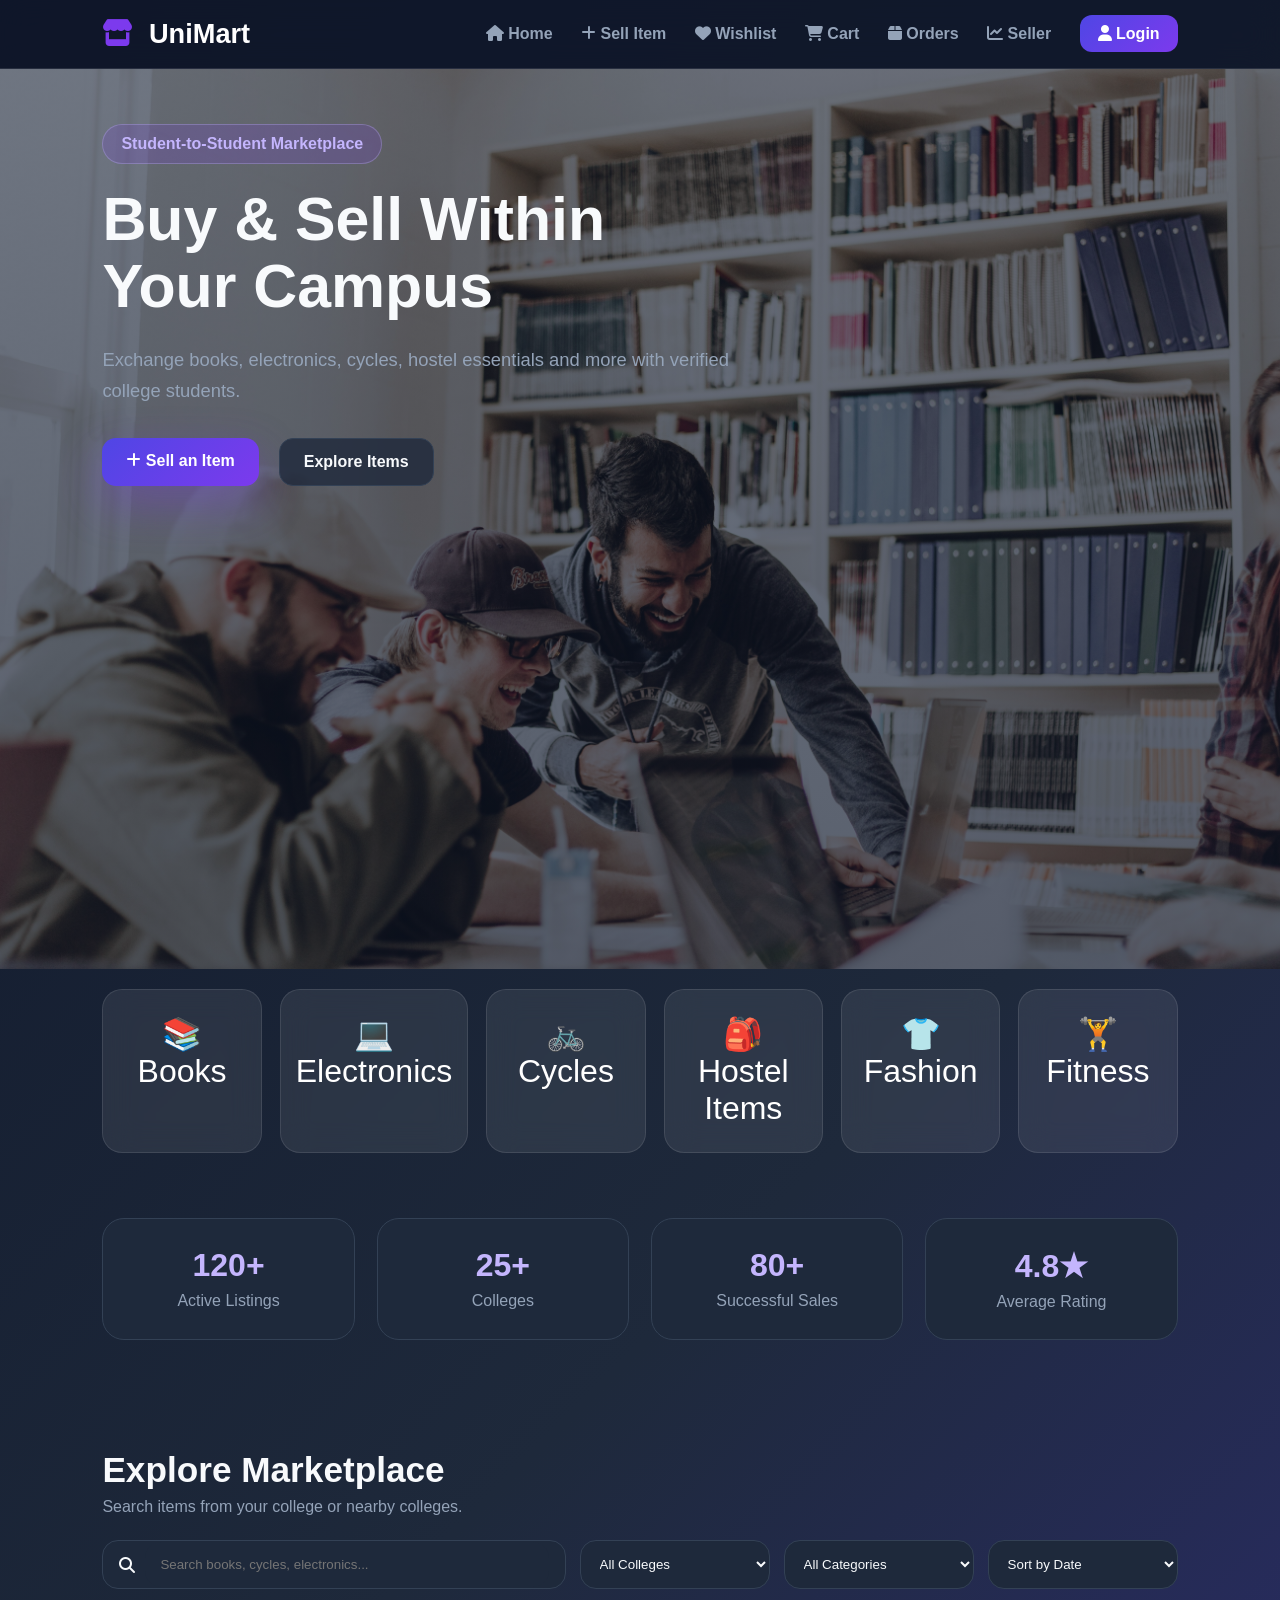
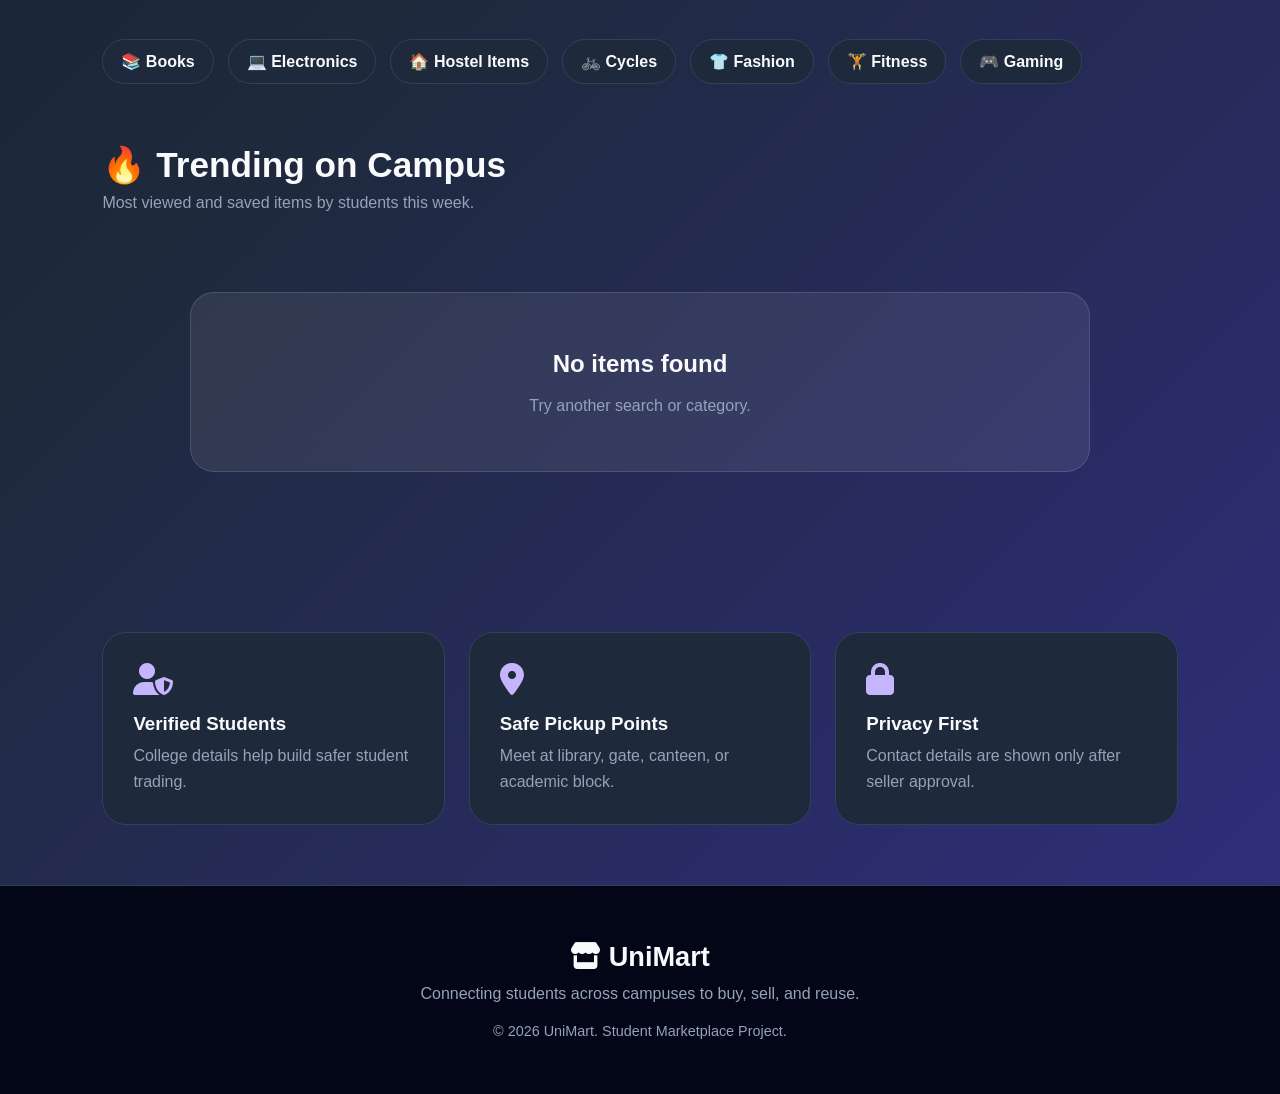
<file: index.html>
<!DOCTYPE html>
<html lang="en">
<head>
  <meta charset="UTF-8" />
  <meta name="viewport" content="width=device-width, initial-scale=1.0" />
  <title>UniMart | Student Marketplace</title>

<link rel="stylesheet" href="g.css">

<link rel="stylesheet" href="https://cdnjs.cloudflare.com/ajax/libs/font-awesome/6.5.0/css/all.min.css">

<link href="https://fonts.googleapis.com/css2?family=Poppins:wght@300;400;500;600;700&display=swap" rel="stylesheet">
</head>
<body>

  <!-- NAVBAR -->
  <header class="navbar">
    <div class="logo">
      <i class="fa-solid fa-store"></i>
      <span>UniMart</span>
    </div>

    <nav>
  
  <a href="index.html">
    <i class="fa-solid fa-house"></i> Home
  </a>

  <a href="post-item.html">
    <i class="fa-solid fa-plus"></i> Sell Item
  </a>

  <a href="wishlist.html">
    <i class="fa-solid fa-heart"></i> Wishlist
  </a>

  <a href="cart.html">
    <i class="fa-solid fa-cart-shopping"></i> Cart
  </a>

  <a href="orders.html">
    <i class="fa-solid fa-box"></i> Orders
  </a>

  <a href="seller-dashboard.html">
    <i class="fa-solid fa-chart-line"></i> Seller
  </a>

  <a href="register.html" class="login-btn">
    <i class="fa-solid fa-user"></i> Login
  </a>
</nav>

  </header>
<!-- HERO SECTION -->
<section class=" compact-hero">

  <div class="hero-content">
    <span class="tag">Student-to-Student Marketplace</span>

    <h1>Buy & Sell Within Your Campus</h1>

    <p>
      Exchange books, electronics, cycles, hostel essentials and more
      with verified college students.
    </p>

    <div class="hero-buttons">
      <a href="post-item.html" class="primary-btn">
        <i class="fa-solid fa-plus"></i> Sell an Item
      </a>

      <a href="#marketplace" class="secondary-btn">
        Explore Items
      </a>
    </div>
  </div>

 

</section>
<!-- QUICK CATEGORIES -->

<section class="quick-categories">

  <a href="category.html?type=Academic" class="cat-card">
📚 Books
</a>

  <a href="category.html?type=Electronics" class="cat-card">
💻 Electronics
</a>
 <a href="category.html?type=Cycles" class="cat-card">
🚲 Cycles
</a>
<a href="category.html?type=Hostel" class="cat-card">
🎒 Hostel Items
</a>

<a href="category.html?type=Fashion" class="cat-card">
👕 Fashion
</a>

  <a href=" category.html?type=Fitness" class="cat-card">
🏋️ Fitness
</a>

</section>


  <!-- STATS -->
  <section class="stats">
    <div>
      <h2>120+</h2>
      <p>Active Listings</p>
    </div>

    <div>
      <h2>25+</h2>
      <p>Colleges</p>
    </div>

    <div>
      <h2>80+</h2>
      <p>Successful Sales</p>
    </div>

    <div>
      <h2>4.8★</h2>
      <p>Average Rating</p>
    </div>
  </section>

  <!-- SEARCH AND FILTER -->
  <section class="search-section" id="marketplace">
    <h2>Explore Marketplace</h2>
    <p>Search items from your college or nearby colleges.</p>

    <div class="filters">
      <div class="search-box">
        <i class="fa-solid fa-magnifying-glass"></i>
        <input type="text" id="searchInput" placeholder="Search books, cycles, electronics..." />
      </div>

      <select id="collegeFilter">
  <option value="All">All Colleges</option>
  <option value="MVJCE">MVJCE</option>
  <option value="RNSIT">RNSIT</option>
  <option value="DSCE">DSCE</option>
  <option value="BMSCE">BMSCE</option>
  <option value="PES University">PES University</option>
</select>

     <select id="categoryFilter">
  <option value="All">All Categories</option>
  <option value="Academic">Academic</option>
  <option value="Electronics">Electronics</option>
  <option value="Hostel Essentials">Hostel Essentials</option>
  <option value="Transport">Transport</option>
  <option value="Fashion">Fashion</option>
  <option value="Fitness">Fitness</option>
</select>

      <select>
        <option>Sort by Date</option>
        <option>Price: Low to High</option>
        <option>Price: High to Low</option>
      </select>
    </div>
  </section>

  <!-- CATEGORY CHIPS -->
  <section class="category-chips">
    <span>📚 Books</span>
    <span>💻 Electronics</span>
    <span>🏠 Hostel Items</span>
    <span>🚲 Cycles</span>
    <span>👕 Fashion</span>
    <span>🏋️ Fitness</span>
    <span>🎮 Gaming</span>
  </section>

  <!-- FEATURED SECTIONS -->
  <section class="section-heading">
    <h2>🔥 Trending on Campus</h2>
    <p>Most viewed and saved items by students this week.</p>
  </section>

  <!-- ITEM GRID -->
  <section class="items-grid" id="itemsGrid">

    <div class="item-card">
      <div class="image-box academic">
        <span class="label">Featured</span>
        📘
      </div>

      <div class="item-info">
        <h3>Engineering Mathematics Book</h3>
        <p>Academic • MVJCE</p>

        <div class="price-row">
          <h2>₹350</h2>
          <span>Good</span>
        </div>

        <div class="seller-row">
          <p>⭐ 4.7 Seller</p>
          <button><i class="fa-regular fa-heart"></i></button>
        </div>

        <a href="item-details.html" class="view-btn">View Details</a>
      </div>
    </div>

    <div class="item-card tall">
      <div class="image-box electronics">
        <span class="label urgent">Popular</span>
        💻
      </div>

      <div class="item-info">
        <h3>Wireless Headphones</h3>
        <p>Electronics • RNSIT</p>

        <div class="price-row">
          <h2>₹900</h2>
          <span>Like New</span>
        </div>

        <div class="seller-row">
          <p>⭐ 4.9 Seller</p>
          <button><i class="fa-regular fa-heart"></i></button>
        </div>

        <a href="item-details.html" class="view-btn">View Details</a>
      </div>
    </div>

    <div class="item-card">
      <div class="image-box transport">
        🚲
      </div>

      <div class="item-info">
        <h3>College Cycle</h3>
        <p>Transport • DSCE</p>

        <div class="price-row">
          <h2>₹3,200</h2>
          <span>Fair</span>
        </div>

        <div class="seller-row">
          <p>⭐ 4.5 Seller</p>
          <button><i class="fa-regular fa-heart"></i></button>
        </div>

        <a href="item-details.html" class="view-btn">View Details</a>
      </div>
    </div>

    <div class="item-card tall">
      <div class="image-box hostel">
        🪑
      </div>

      <div class="item-info">
        <h3>Study Chair</h3>
        <p>Hostel Essential • BMSCE</p>

        <div class="price-row">
          <h2>₹700</h2>
          <span>Good</span>
        </div>

        <div class="seller-row">
          <p>⭐ 4.6 Seller</p>
          <button><i class="fa-regular fa-heart"></i></button>
        </div>

        <a href="item-details.html" class="view-btn">View Details</a>
      </div>
    </div>

    <div class="item-card">
      <div class="image-box electronics">
        <span class="label">Top Pick</span>
        🔌
      </div>

      <div class="item-info">
        <h3>Arduino Starter Kit</h3>
        <p>Electronics • MVJCE</p>

        <div class="price-row">
          <h2>₹850</h2>
          <span>Good</span>
        </div>

        <div class="seller-row">
          <p>⭐ 4.8 Seller</p>
          <button><i class="fa-regular fa-heart"></i></button>
        </div>

        <a href="item-details.html" class="view-btn">View Details</a>
      </div>
    </div>

    <div class="item-card">
      <div class="image-box fashion">
        🎒
      </div>

      <div class="item-info">
        <h3>College Backpack</h3>
        <p>Fashion • PES University</p>

        <div class="price-row">
          <h2>₹450</h2>
          <span>Good</span>
        </div>

        <div class="seller-row">
          <p>⭐ 4.4 Seller</p>
          <button><i class="fa-regular fa-heart"></i></button>
        </div>

        <a href="item-details.html" class="view-btn">View Details</a>
      </div>
    </div>

  </section>

  <!-- TRUST SECTION -->
  <section class="trust-section">
    <div>
      <i class="fa-solid fa-user-shield"></i>
      <h3>Verified Students</h3>
      <p>College details help build safer student trading.</p>
    </div>

    <div>
      <i class="fa-solid fa-location-dot"></i>
      <h3>Safe Pickup Points</h3>
      <p>Meet at library, gate, canteen, or academic block.</p>
    </div>

    <div>
      <i class="fa-solid fa-lock"></i>
      <h3>Privacy First</h3>
      <p>Contact details are shown only after seller approval.</p>
    </div>
  </section>

  <!-- FOOTER -->
  <footer>
    <div class="footer-logo">
      <i class="fa-solid fa-store"></i>
      UniMart
    </div>

    <p>Connecting students across campuses to buy, sell, and reuse.</p>

    <p class="copyright">
      © 2026 UniMart. Student Marketplace Project.
    </p>
  </footer>

  
  <script src="marketplace.js"></script>
  
</body>
</html>
</file>
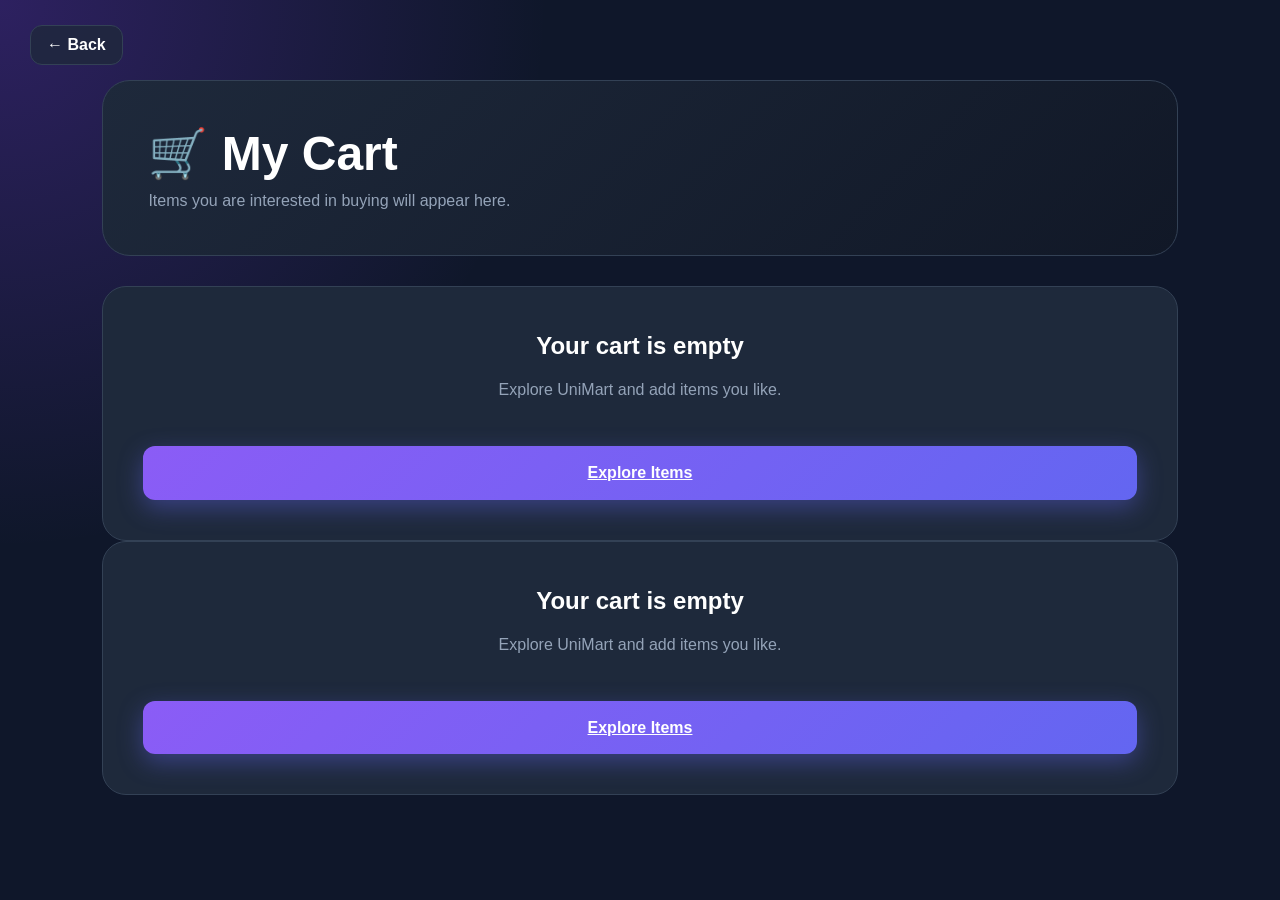
<file: cart.html>
<!DOCTYPE html>
<html>
<head>
  <title>My Cart | UniMart</title>
  <link rel="stylesheet" href="g.css">
</head>
<body>

<div class="page-shell">
  <a href="profile.html" class="back-home">← Back</a>

  <div class="page-hero">
    <h1>🛒 My Cart</h1>
    <p>Items you are interested in buying will appear here.</p>
  </div>

  <div class="empty-box">
    <h2>Your cart is empty</h2>
    <p>Explore UniMart and add items you like.</p>
    <a href="index.html" class="auth-btn">Explore Items</a>
  </div>
  <div id="cartList"></div>
</div>

<script src="marketplace.js"></script>
</body>
</html>
</file>
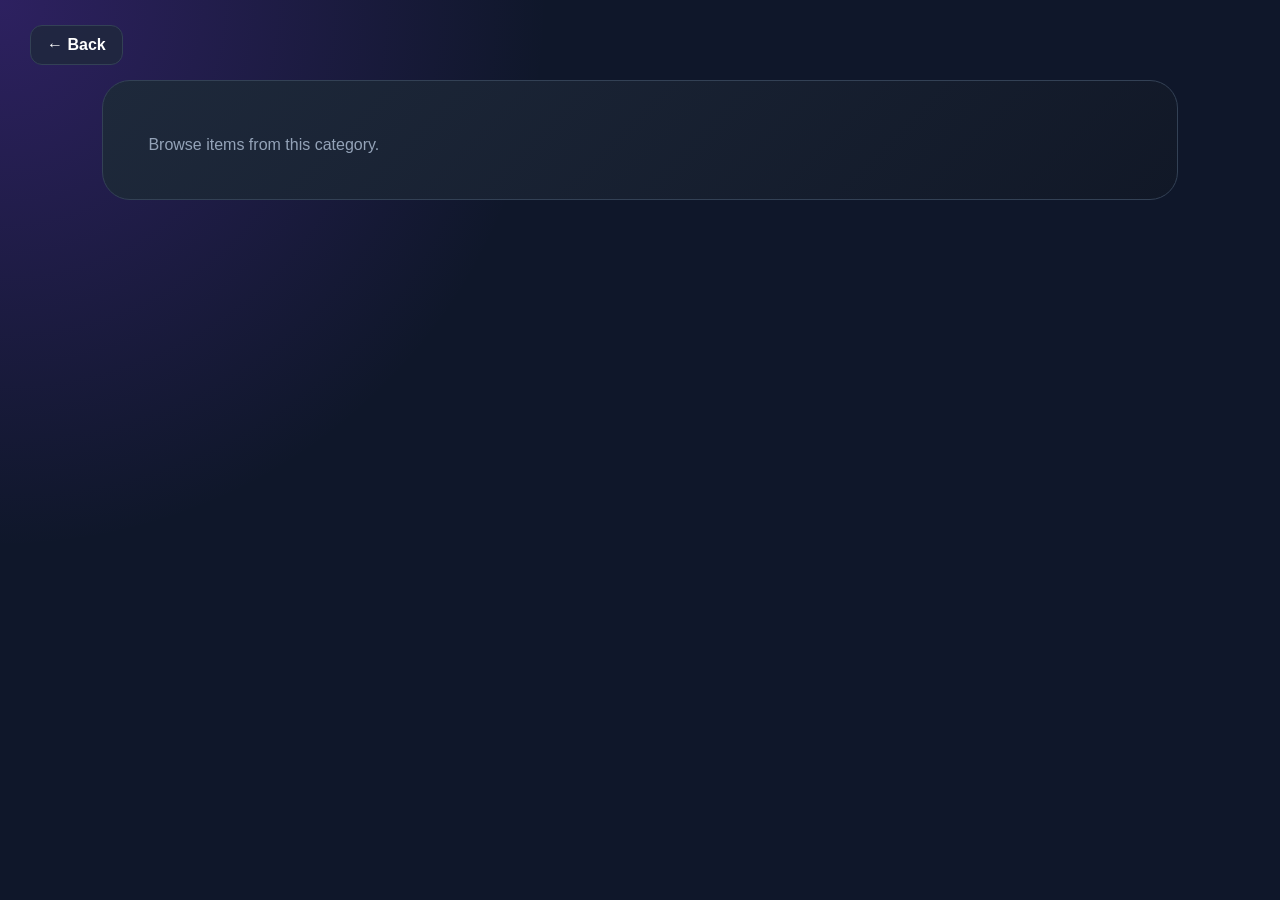
<file: category.html>
<!DOCTYPE html>
<html>
<head>
  <title>Category | UniMart</title>
  <link rel="stylesheet" href="g.css">
</head>
<body>

<div class="page-shell">
  <a href="index.html" class="back-home">← Back</a>

  <div class="page-hero">
    <h1 id="categoryTitle">Category</h1>
    <p>Browse items from this category.</p>
  </div>

  <section class="items-grid" id="categoryItems"></section>
</div>

<script>
const params = new URLSearchParams(window.location.search);
const type = params.get("type");

document.getElementById("categoryTitle").innerText = type;

const categoryItems = document.getElementById("categoryItems");

const demoItems = {
  "Academic": [
    ["📘", "Engineering Mathematics Book", "₹350", "MVJCE"],
    ["📐", "Drawing Kit", "₹250", "RNSIT"]
  ],
  "Electronics": [
    ["💻", "Laptop Stand", "₹600", "DSCE"],
    ["🔌", "Arduino Starter Kit", "₹850", "MVJCE"]
  ],
  "Transport": [
    ["🚲", "College Cycle", "₹3200", "BMSCE"],
    ["🪖", "Helmet", "₹400", "PES"]
  ],
  "Hostel Essentials": [
    ["🪑", "Study Chair", "₹700", "RNSIT"],
    ["💡", "Study Lamp", "₹300", "MVJCE"]
  ],
  "Fashion": [
    ["🎒", "Backpack", "₹450", "PES"],
    ["👟", "Sports Shoes", "₹900", "DSCE"]
  ],
  "Fitness": [
    ["🏋️", "Dumbbells", "₹800", "MVJCE"],
    ["🏏", "Cricket Bat", "₹700", "RNSIT"]
  ]
};

const items = demoItems[type] || [];

categoryItems.innerHTML = items.map(item => `
  <div class="item-card">
    <div class="image-box electronics">${item[0]}</div>
    <div class="item-info">
      <h3>${item[1]}</h3>
      <p>${type} • ${item[3]}</p>
      <div class="price-row">
        <h2>${item[2]}</h2>
        <span>Good</span>
      </div>
    <a href="item-details.html?name=${encodeURIComponent(item[1])}&price=${item[2].replace('₹','')}&category=${type}&college=${item[3]}&condition=Good&desc=${encodeURIComponent('Good condition item posted by student.')}" class="view-btn">
  View Details
<a href="item-details.html?name=${encodeURIComponent(item[1])}&price=${item[2].replace('₹','')}&category=${type}&college=${item[3]}&condition=Good&desc=${encodeURIComponent('Good condition item posted by student.')}" class="view-btn">
  View Details
</a>
    </div>
  </div>
`).join("");
</script>

</body>
</html>
</file>
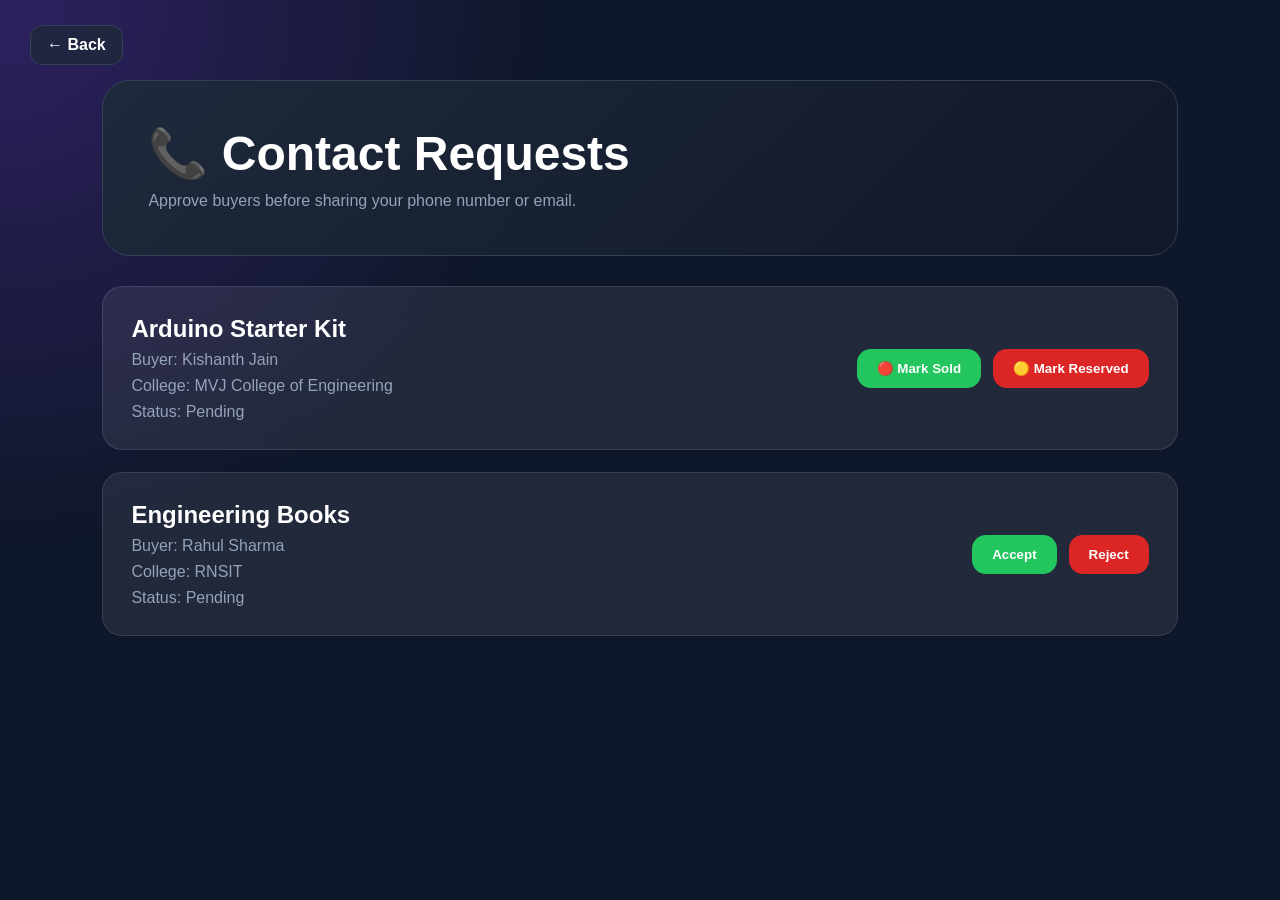
<file: contact-requests.html>
<!DOCTYPE html>
<html>
<head>
  <title>Contact Requests | UniMart</title>
  <link rel="stylesheet" href="g.css">
</head>
<body>

<div class="page-shell">
  <a href="seller-dashboard.html" class="back-home">← Back</a>

  <div class="page-hero">
    <h1>📞 Contact Requests</h1>
    <p>Approve buyers before sharing your phone number or email.</p>
  </div>

  <div class="request-card">
    <div>
      <h2>Arduino Starter Kit</h2>
      <p>Buyer: Kishanth Jain</p>
      <p>College: MVJ College of Engineering</p>
      <p>Status: Pending</p>
    </div>

    <div class="request-actions">
      <button class="accept-btn">🔴 Mark Sold</button>
<button class="reject-btn">🟡 Mark Reserved</button>
    </div>
  </div>

  <div class="request-card">
    <div>
      <h2>Engineering Books</h2>
      <p>Buyer: Rahul Sharma</p>
      <p>College: RNSIT</p>
      <p>Status: Pending</p>
    </div>

    <div class="request-actions">
      <button class="accept-btn">Accept</button>
      <button class="reject-btn">Reject</button>
    </div>
  </div>

</div>

</body>
</html>
</file>
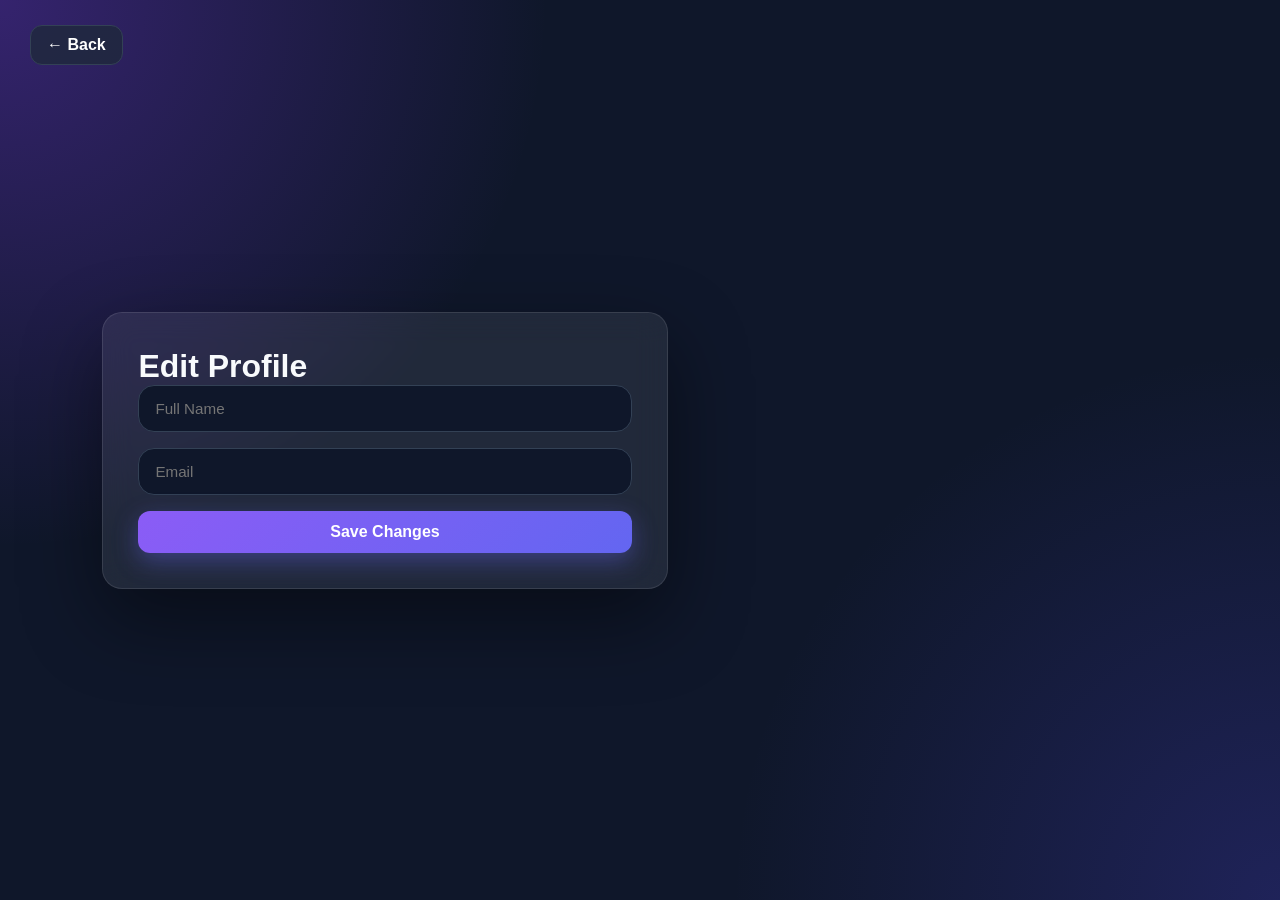
<file: edit-profile.html>
<!DOCTYPE html>
<html>
<head>
  <title>Edit Profile | UniMart</title>
  <link rel="stylesheet" href="g.css">
</head>
<body>

<a href="profile.html" class="back-home">← Back</a>

<div class="auth-page">

  <div class="auth-card">

    <h2>Edit Profile</h2>

    <form id="editProfileForm">

      <div class="input-group">
        <input type="text" id="editName" placeholder="Full Name">
      </div>

      <div class="input-group">
        <input type="email" id="editEmail" placeholder="Email">
      </div>

      <button class="auth-btn" type="submit">
        Save Changes
      </button>

    </form>

  </div>

</div>

<script>

const user =
JSON.parse(localStorage.getItem("currentUser"));

if(user){

document.getElementById("editName").value =
user.name;

document.getElementById("editEmail").value =
user.email;

}

document.getElementById("editProfileForm")
.addEventListener("submit",function(e){

e.preventDefault();

user.name =
document.getElementById("editName").value;

user.email =
document.getElementById("editEmail").value;

localStorage.setItem(
"currentUser",
JSON.stringify(user)
);

alert("Profile Updated");

window.location.href="profile.html";

});

</script>

</body>
</html>
</file>
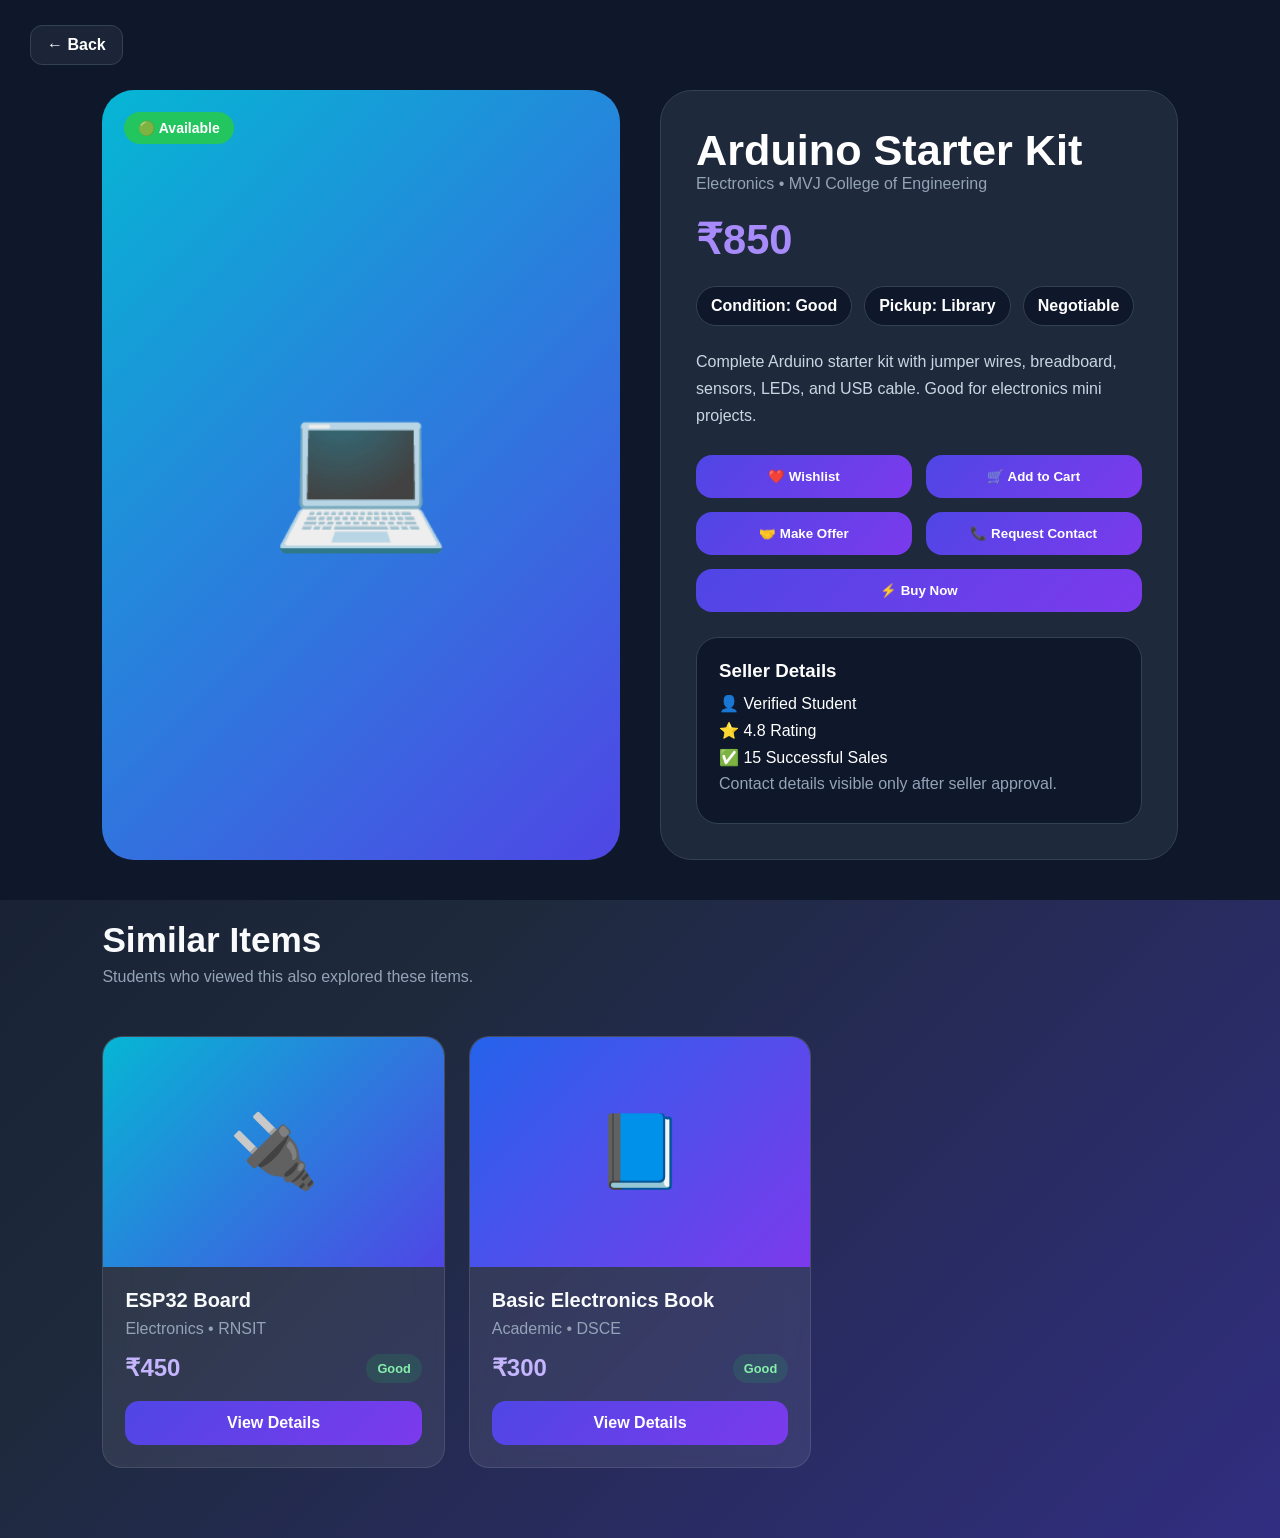
<file: item-details.html>
<!DOCTYPE html>
<html>
<head>
  <title>Item Details | UniMart</title>
  <link rel="stylesheet" href="g.css">
  <link rel="stylesheet" href="https://cdnjs.cloudflare.com/ajax/libs/font-awesome/6.5.0/css/all.min.css"/>
</head>
<body>

<a href="index.html" class="back-home">← Back</a>

<div class="details-page">

  <div class="details-image">
    💻
    <span class="status-badge">🟢 Available</span>
  </div>

  <div class="details-info">
    <h1>Arduino Starter Kit</h1>
    <p class="muted">Electronics • MVJ College of Engineering</p>

    <h2 class="details-price">₹850</h2>

    <div class="details-tags">
      <span>Condition: Good</span>
      <span>Pickup: Library</span>
      <span>Negotiable</span>
    </div>

    <p class="description">
      Complete Arduino starter kit with jumper wires, breadboard, sensors,
      LEDs, and USB cable. Good for electronics mini projects.
    </p>

    <div class="details-actions">
      <button onclick="addToWishlist()">❤️ Wishlist</button>
<button onclick="addToCart()">🛒 Add to Cart</button>
<button>🤝 Make Offer</button>
<button>📞 Request Contact</button>

<button onclick="buyNow()" class="buy-now-btn">
  ⚡ Buy Now
</button>
    </div>

    <div class="seller-box">
      <h3>Seller Details</h3>
      <p>👤 Verified Student</p>
      <p>⭐ 4.8 Rating</p>
      <p>✅ 15 Successful Sales</p>
      <p class="muted">Contact details visible only after seller approval.</p>
    </div>
  </div>

</div>

<section class="section-heading">
  <h2>Similar Items</h2>
  <p>Students who viewed this also explored these items.</p>
</section>

<section class="items-grid">
  <div class="item-card">
    <div class="image-box electronics">🔌</div>
    <div class="item-info">
      <h3>ESP32 Board</h3>
      <p>Electronics • RNSIT</p>
      <div class="price-row"><h2>₹450</h2><span>Good</span></div>
      <a href="item-details.html" class="view-btn">View Details</a>
    </div>
  </div>

  <div class="item-card">
    <div class="image-box academic">📘</div>
    <div class="item-info">
      <h3>Basic Electronics Book</h3>
      <p>Academic • DSCE</p>
      <div class="price-row"><h2>₹300</h2><span>Good</span></div>
      <a href="item-details.html" class="view-btn">View Details</a>
    </div>
  </div>
</section>
<script>
const urlParams = new URLSearchParams(window.location.search);

const demoName = urlParams.get("name");
const demoPrice = urlParams.get("price");
const demoCategory = urlParams.get("category");
const demoCollege = urlParams.get("college");
const demoDesc = urlParams.get("desc");

if (demoName) {
  document.querySelector(".details-info h1").innerText = demoName;
  document.querySelector(".details-price").innerText = "₹" + demoPrice;
  document.querySelector(".muted").innerText = demoCategory + " • " + demoCollege;
  document.querySelector(".description").innerText = demoDesc;
}
</script>
<script src="marketplace.js"></script>

</body>
</html>
</file>
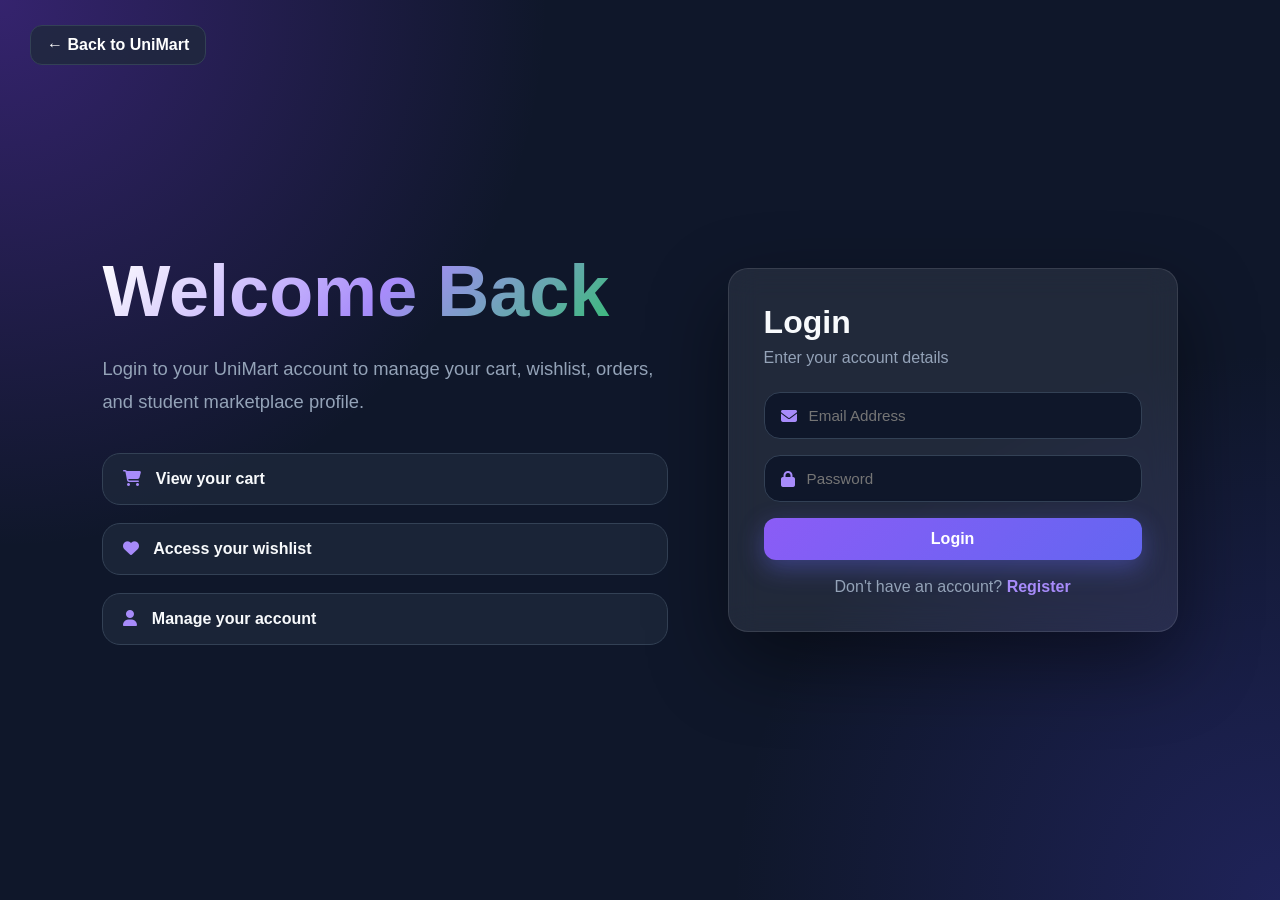
<file: login.html>
<!DOCTYPE html>
<html lang="en">
<head>
  <meta charset="UTF-8">
  <meta name="viewport" content="width=device-width, initial-scale=1.0">
  <title>Login | UniMart</title>

  <link rel="stylesheet" href="g.css">
  <link rel="stylesheet"
  href="https://cdnjs.cloudflare.com/ajax/libs/font-awesome/6.5.0/css/all.min.css">
</head>
<body>

<a href="index.html" class="back-home">← Back to UniMart</a>

<section class="auth-page">

  <div class="auth-left">
    <h1>Welcome Back</h1>
    <p>
      Login to your UniMart account to manage your cart, wishlist,
      orders, and student marketplace profile.
    </p>

    <div class="auth-points">
      <span><i class="fa-solid fa-cart-shopping"></i> View your cart</span>
      <span><i class="fa-solid fa-heart"></i> Access your wishlist</span>
      <span><i class="fa-solid fa-user"></i> Manage your account</span>
    </div>
  </div>

  <div class="auth-card">
    <h2>Login</h2>
    <p class="auth-subtitle">Enter your account details</p>

    <form id="loginForm">
      <div class="input-group">
        <i class="fa-solid fa-envelope"></i>
        <input type="email" name="email" placeholder="Email Address" required>
      </div>

      <div class="input-group">
        <i class="fa-solid fa-lock"></i>
        <input type="password" name="password" placeholder="Password" required>
      </div>

      <button class="auth-btn" type="submit">Login</button>

      <p class="switch-auth">
        Don't have an account?
        <a href="register.html">Register</a>
      </p>
    </form>
  </div>

</section>

<script src="auth.js"></script>
</body>
</html>
</file>
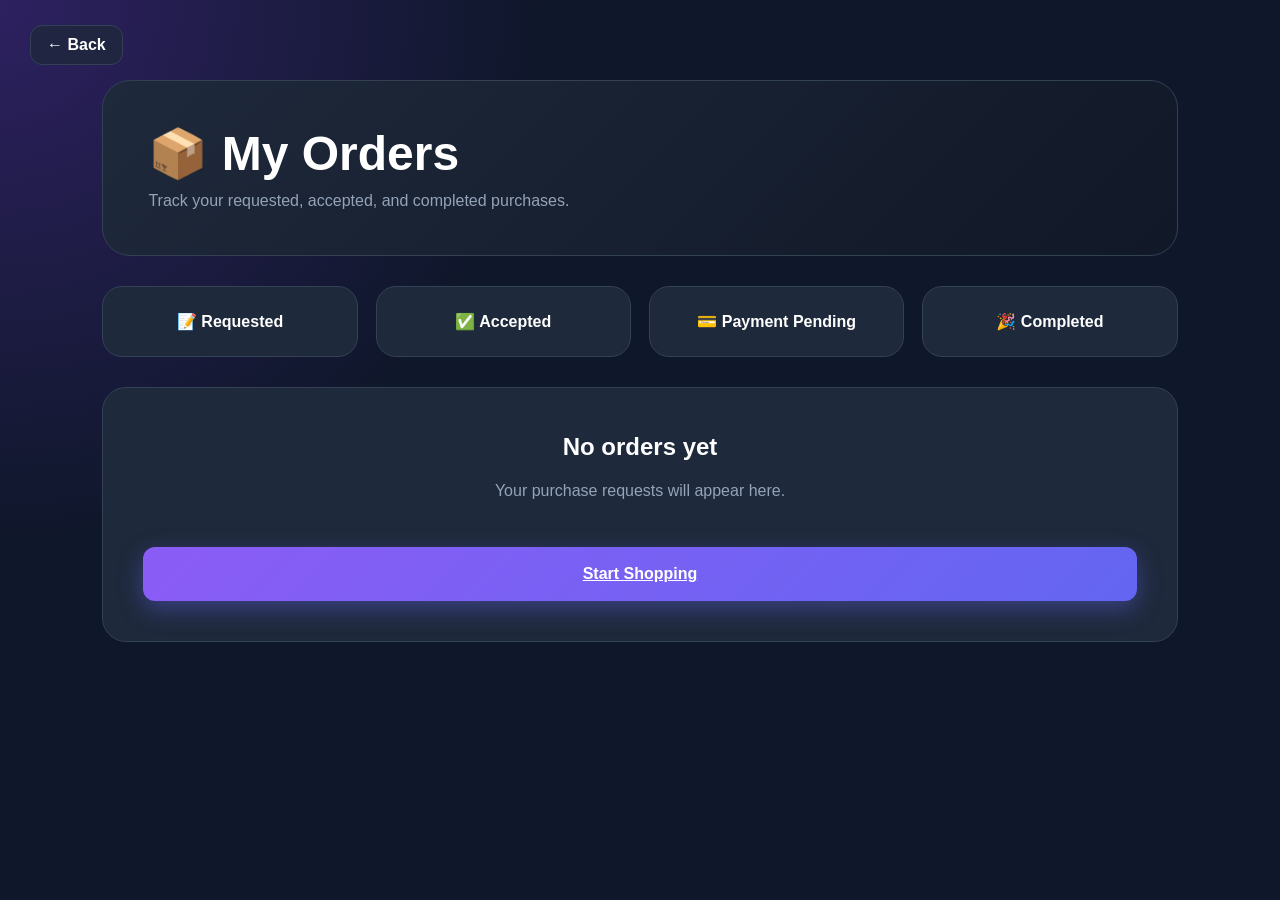
<file: orders.html>
<!DOCTYPE html>
<html>
<head>
  <title>My Orders | UniMart</title>
  <link rel="stylesheet" href="g.css">
</head>
<body>

<div class="page-shell">
  <a href="profile.html" class="back-home">← Back</a>

  <div class="page-hero">
    <h1>📦 My Orders</h1>
    <p>Track your requested, accepted, and completed purchases.</p>
  </div>

  <div class="order-steps">
    <div>📝 Requested</div>
    <div>✅ Accepted</div>
    <div>💳 Payment Pending</div>
    <div>🎉 Completed</div>
  </div>

  <div  id="ordersList">
  <div class="empty-box">
    <h2>No orders yet</h2>
    <p>Your purchase requests will appear here.</p>
    <a href="index.html" class="auth-btn">Start Shopping</a>
  </div>
</div>
  </div>
</div>
<script src="marketplace.js"></script>
</body>
</html>
</file>
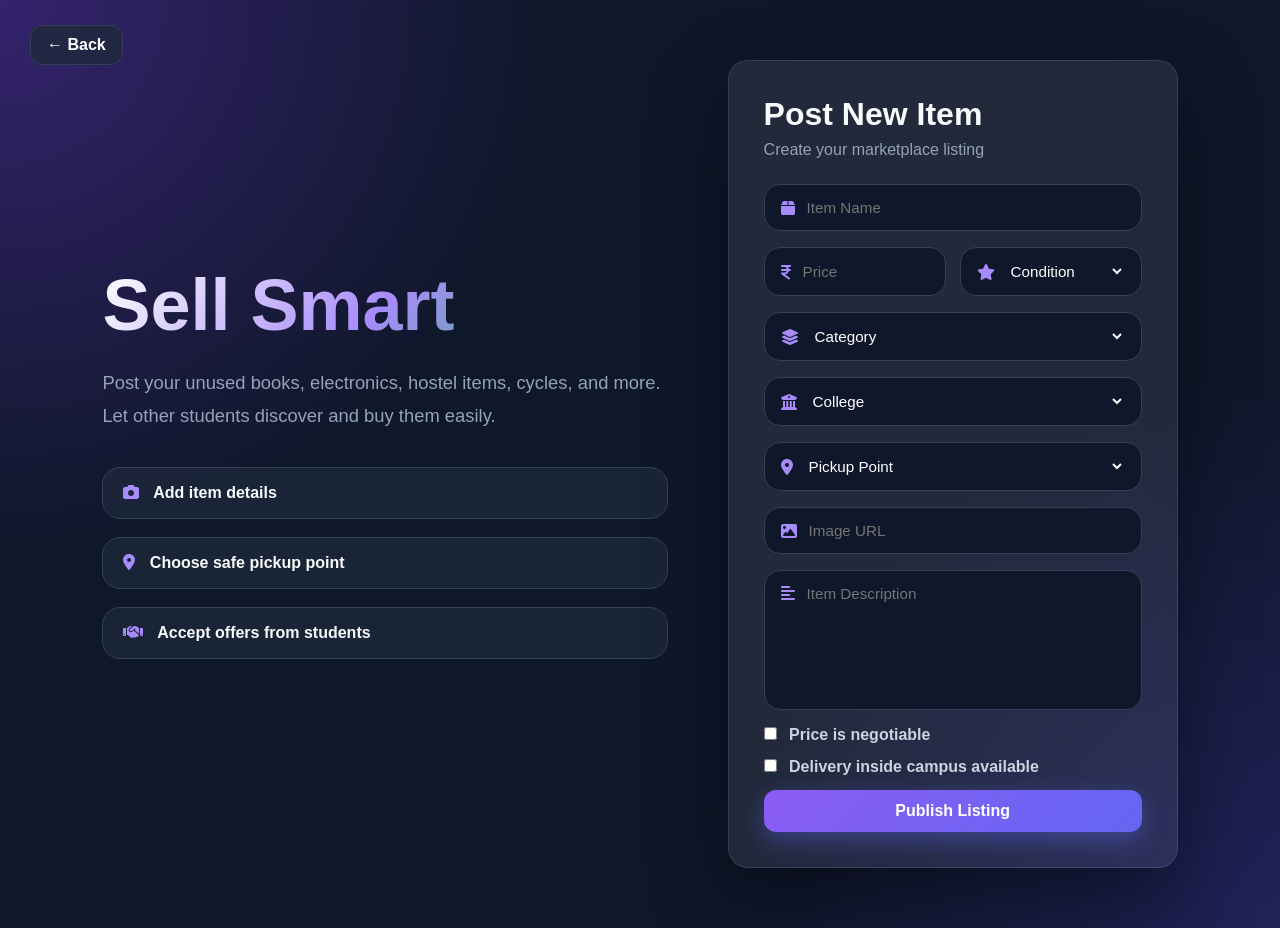
<file: post-item.html>
<!DOCTYPE html>
<html lang="en">
<head>
  <meta charset="UTF-8">
  <meta name="viewport" content="width=device-width, initial-scale=1.0">
  <title>Sell Item | UniMart</title>

  <link rel="stylesheet" href="g.css">
  <link rel="stylesheet"
  href="https://cdnjs.cloudflare.com/ajax/libs/font-awesome/6.5.0/css/all.min.css">
</head>
<body>

<a href="profile.html" class="back-home">← Back</a>

<section class="auth-page">

  <div class="auth-left">
    <h1>Sell Smart</h1>
    <p>
      Post your unused books, electronics, hostel items, cycles, and more.
      Let other students discover and buy them easily.
    </p>

    <div class="auth-points">
      <span><i class="fa-solid fa-camera"></i> Add item details</span>
      <span><i class="fa-solid fa-location-dot"></i> Choose safe pickup point</span>
      <span><i class="fa-solid fa-handshake"></i> Accept offers from students</span>
    </div>
  </div>

  <div class="auth-card">
    <h2>Post New Item</h2>
    <p class="auth-subtitle">Create your marketplace listing</p>

    <form id="postItemForm">
      <div class="input-group">
        <i class="fa-solid fa-box"></i>
       <input type="text" name="itemName" placeholder="Item Name" required>
      </div>

      <div class="form-row">
        <div class="input-group">
          <i class="fa-solid fa-indian-rupee-sign"></i>
          <input type="number" name="price" placeholder="Price" required>
        </div>

        <div class="input-group">
          <i class="fa-solid fa-star"></i>
          <select name="condition" required>
  <option value="">Condition</option>
            <option>New</option>
            <option>Like New</option>
            <option>Good</option>
            <option>Fair</option>
          </select>
        </div>
      </div>

      <div class="input-group">
        <i class="fa-solid fa-layer-group"></i>
        <select name="category" required>
  <option value="">Category</option>
          <option>Academic</option>
          <option>Electronics</option>
          <option>Hostel Essentials</option>
          <option>Transport</option>
          <option>Fashion</option>
          <option>Fitness</option>
          <option>Gaming</option>
        </select>
      </div>

      <div class="input-group">
        <i class="fa-solid fa-building-columns"></i>
        <select name="college" required>
  <option value="">College</option>
          <option>MVJ College of Engineering</option>
          <option>RNSIT</option>
          <option>DSCE</option>
          <option>BMSCE</option>
          <option>PES University</option>
          <option>MSRIT</option>
          <option>RVCE</option>
          <option>Other</option>
        </select>
      </div>

      <div class="input-group">
        <i class="fa-solid fa-location-dot"></i>
        <select name="pickup" required>
  <option value="">Pickup Point</option>
          <option>Main Gate</option>
          <option>Library</option>
          <option>Canteen</option>
          <option>Academic Block</option>
          <option>Boys Hostel</option>
          <option>Girls Hostel</option>
        </select>
      </div>

      <div class="input-group">
        <i class="fa-solid fa-image"></i>
        <input type="url" name="image" placeholder="Image URL">
      </div>

      <div class="input-group textarea-box">
        <i class="fa-solid fa-align-left"></i>
        <textarea name="description" placeholder="Item Description" required></textarea>
      </div>

      <label class="check-row">
        <input type="checkbox">
        Price is negotiable
      </label>

      <label class="check-row">
        <input type="checkbox">
        Delivery inside campus available
      </label>

      <button class="auth-btn" type="submit">
        Publish Listing
      </button>
    </form>
  </div>

</section>
<script src="marketplace.js"></script>
</body>
</html>
</file>
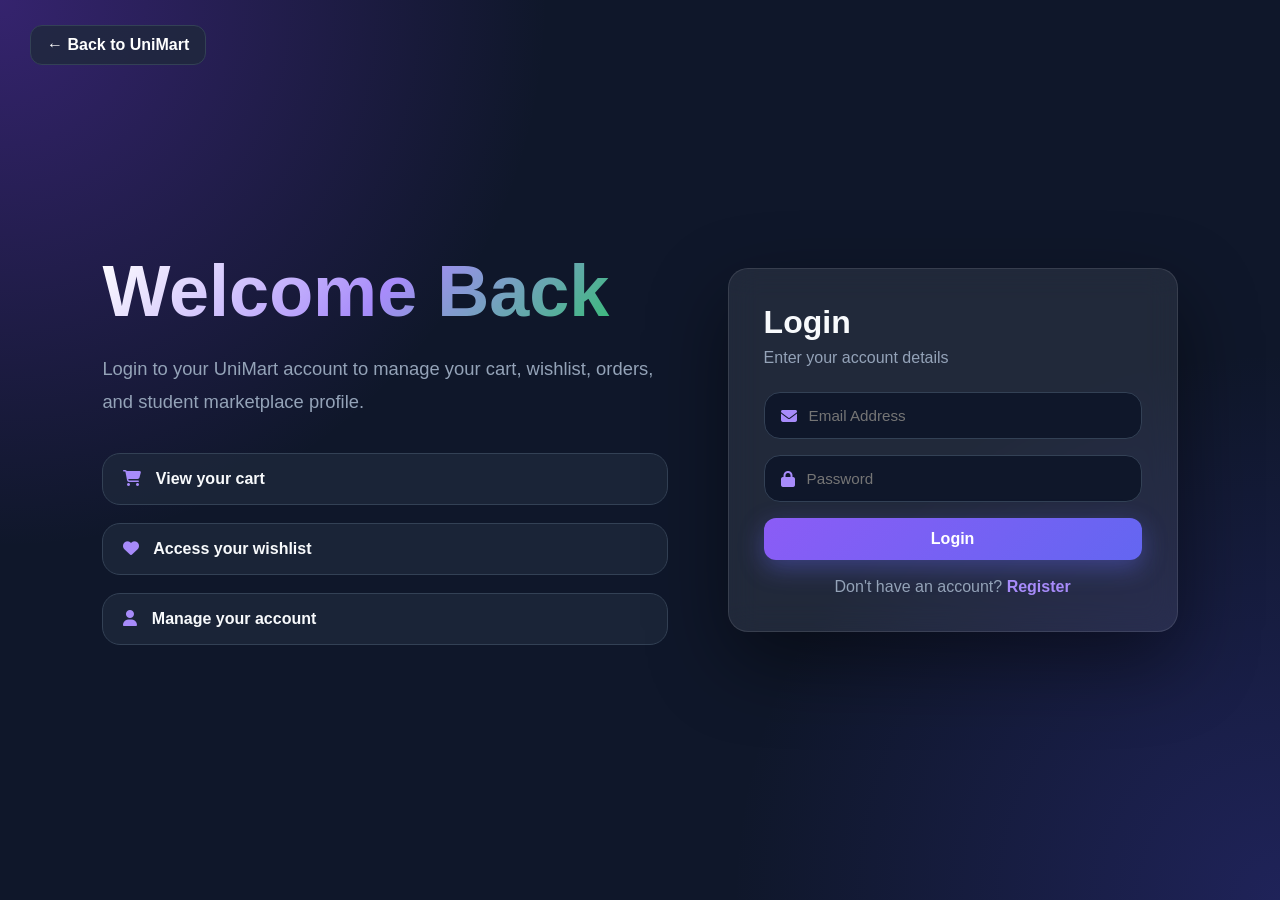
<file: profile.html>
<!DOCTYPE html>
<html>
<head>
    <title>My Profile</title>
    <link rel="stylesheet" href="g.css">
</head>
<body>

<body>

<div class="profile-container">

    <div class="profile-header">

        <div class="avatar">
            👤
        </div>
        
  <h1 id="userName">User Name</h1>
  <p id="college">College | Branch | Year</p>

        <div>
            <h1 id="userName"></h1>
            <p id="college"></p>
        </div>

    </div>

    <div class="profile-stats">

        <div class="stat-card">
            ⭐
            <h3>4.8</h3>
            <p>Rating</p>
        </div>

        <div class="stat-card">
            📦
            <h3>0</h3>
            <p>Orders</p>
        </div>

        <div class="stat-card">
            ❤️
            <h3>0</h3>
            <p>Wishlist</p>
        </div>

        <div class="stat-card">
            🛒
            <h3>0</h3>
            <p>Cart</p>
        </div>

    </div>

    <div class="profile-menu">

      

  <a href="orders.html" class="menu-card">📦 My Orders</a>

  <a href="wishlist.html" class="menu-card">❤️ Wishlist</a>

  <a href="cart.html" class="menu-card">🛒 My Cart</a>

  <a href="seller-dashboard.html" class="menu-card">📤 My Listings</a>

 <a href="edit-profile.html" class="menu-card">
⚙ Edit Profile
</a>

  <button onclick="logout()" class="menu-card logout">🚪 Logout</button>


    </div>

</div>
<script>
const user = JSON.parse(localStorage.getItem("currentUser"));

if (!user) {
  window.location.href = "login.html";
} else {
  document.getElementById("userName").innerText = user.name;
  document.getElementById("college").innerText =
    user.college + " | " + user.branch + " | " + user.year;
}

function logout() {
  localStorage.removeItem("currentUser");
  window.location.href = "login.html";
}
</script>

</body>
</html>
</file>
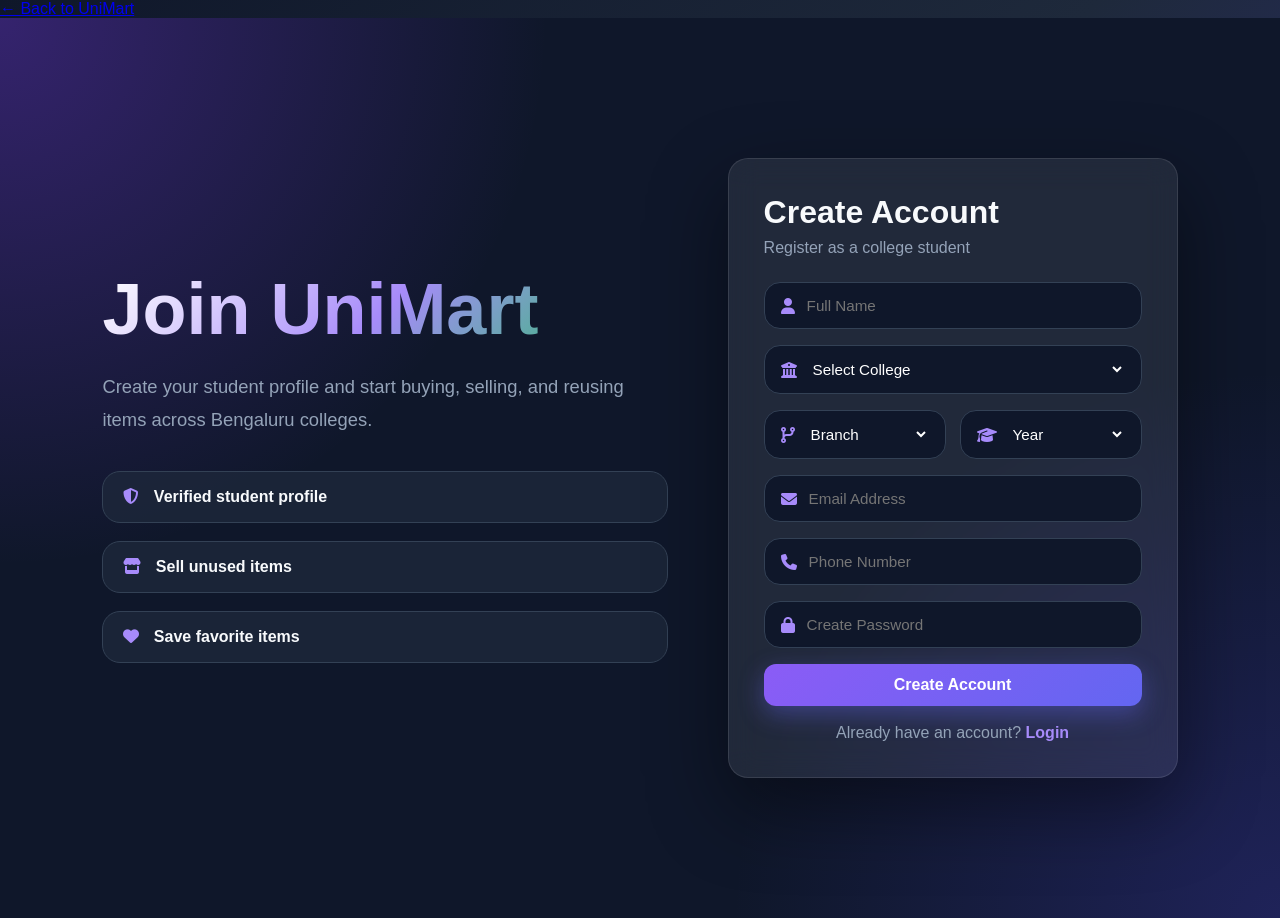
<file: register.html>
<!DOCTYPE html>
<html lang="en">
<head>
  <meta charset="UTF-8" />
  <meta name="viewport" content="width=device-width, initial-scale=1.0" />
  <title>Register | UniMart</title>

  <link rel="stylesheet" href="g.css" />

  <link rel="stylesheet"
  href="https://cdnjs.cloudflare.com/ajax/libs/font-awesome/6.5.0/css/all.min.css"/>
</head>
<body>
  <a href="index.html">← Back to UniMart</a>

  <section class="auth-page">

    <div class="auth-left">
      <h1>Join UniMart</h1>
      <p>
        Create your student profile and start buying, selling,
        and reusing items across Bengaluru colleges.
      </p>

      <div class="auth-points">
        <span><i class="fa-solid fa-shield-halved"></i> Verified student profile</span>
        <span><i class="fa-solid fa-store"></i> Sell unused items</span>
        <span><i class="fa-solid fa-heart"></i> Save favorite items</span>
      </div>
    </div>

    <div class="auth-card">
      <h2>Create Account</h2>
      <p class="auth-subtitle">Register as a college student</p>

      <form id="registerForm">
        <div class="input-group">
          <i class="fa-solid fa-user"></i>
          <input type="text" name="name" placeholder="Full Name" required>
        </div>

        <div class="input-group">
          <i class="fa-solid fa-building-columns"></i>
          <select name="college" required>
            <option value="">Select College</option>
            <option>MVJ College of Engineering</option>
            <option>RNSIT</option>
            <option>DSCE</option>
            <option>BMSCE</option>
            <option>PES University</option>
            <option>MSRIT</option>
            <option>RVCE</option>
            <option>CMRIT</option>
            <option>New Horizon College</option>
            <option>Other</option>
          </select>
        </div>

        <div class="form-row">
          <div class="input-group">
            <i class="fa-solid fa-code-branch"></i>
            <select name="branch" required>
              <option value="">Branch</option>
              <option>ECE</option>
              <option>CSE</option>
              <option>ISE</option>
              <option>EEE</option>
              <option>Mechanical</option>
              <option>Civil</option>
              <option>AIML</option>
              <option>Other</option>
            </select>
          </div>

          <div class="input-group">
            <i class="fa-solid fa-graduation-cap"></i>
            <select name="year" required>
              <option value="">Year</option>
              <option>1st Year</option>
              <option>2nd Year</option>
              <option>3rd Year</option>
              <option>4th Year</option>
            </select>
          </div>
        </div>

        <div class="input-group">
          <i class="fa-solid fa-envelope"></i>
          <input type="email" name="email" placeholder="Email Address" required>
        </div>

        <div class="input-group">
          <i class="fa-solid fa-phone"></i>
          <input type="tel" name="phone" placeholder="Phone Number" required>
        </div>

        <div class="input-group">
          <i class="fa-solid fa-lock"></i>
          <input type="password" name="password" placeholder="Create Password" required>
        </div>

        <button class="auth-btn" type="submit">
          Create Account
        </button>

        <p class="switch-auth">
          Already have an account?
          <a href="login.html">Login</a>
        </p>
      </form>
    </div>

  </section>
<script src="auth.js"></script>
</body>
</html>
</file>
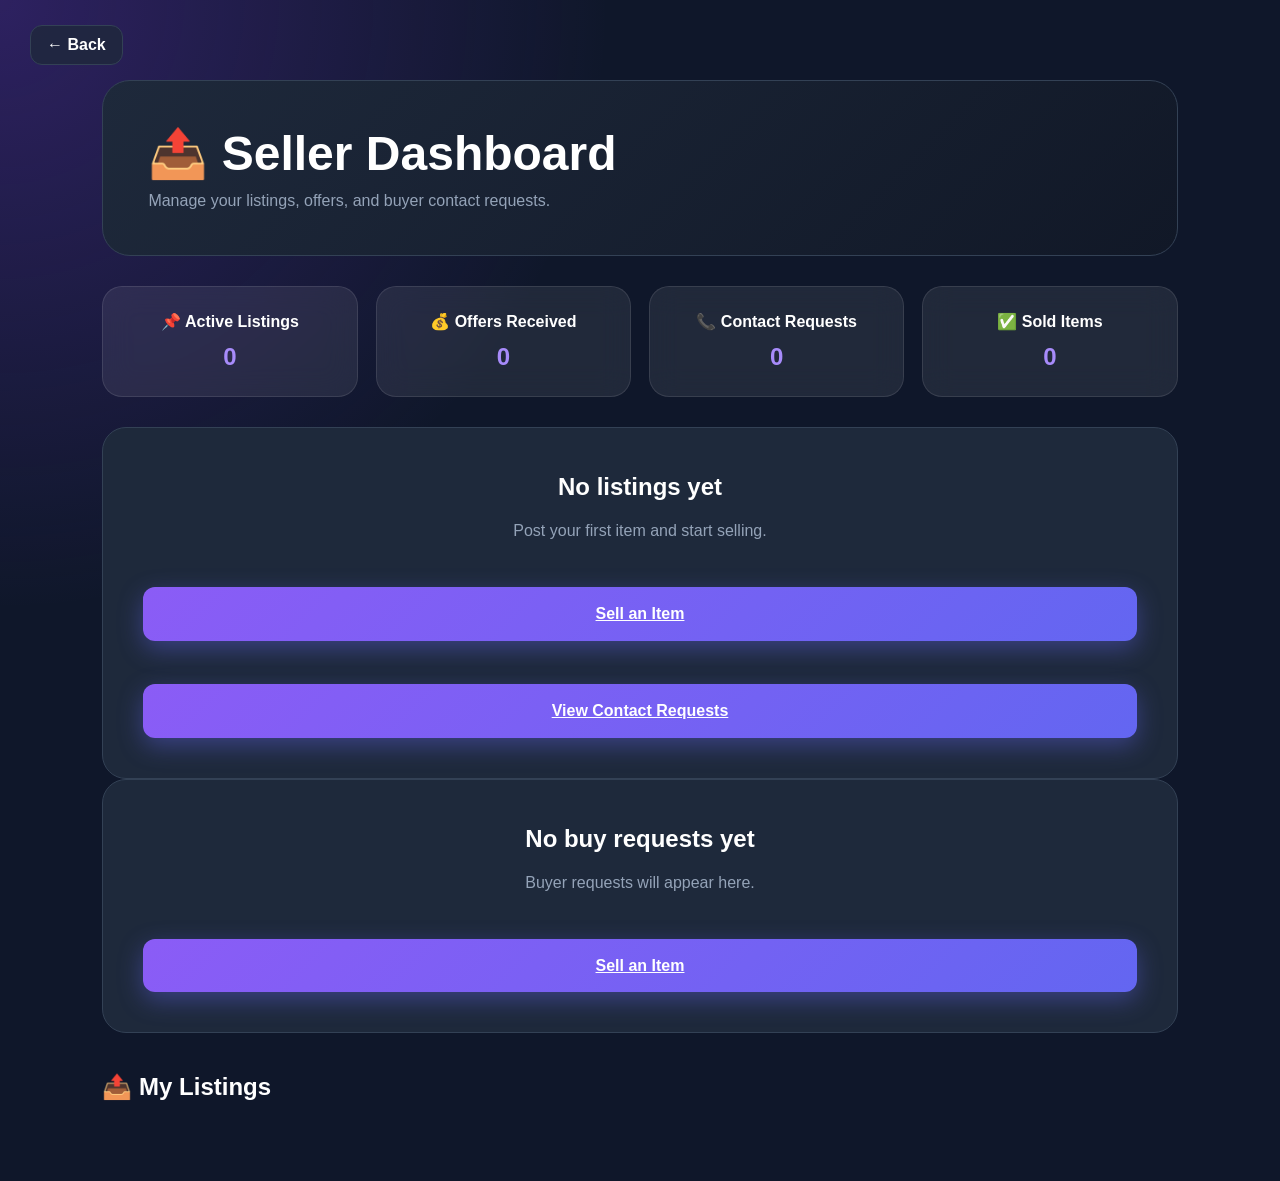
<file: seller-dashboard.html>
<!DOCTYPE html>
<html>
<head>
  <title>Seller Dashboard | UniMart</title>
  <link rel="stylesheet" href="g.css">
</head>
<body>

<div class="page-shell">
  <a href="profile.html" class="back-home">← Back</a>

  <div class="page-hero">
    <h1>📤 Seller Dashboard</h1>
    <p>Manage your listings, offers, and buyer contact requests.</p>
  </div>

  <div class="dashboard-grid">
    <div class="dash-card">📌 Active Listings <h2>0</h2></div>
    <div class="dash-card">💰 Offers Received <h2>0</h2></div>
    <div class="dash-card">📞 Contact Requests <h2>0</h2></div>
    <div class="dash-card">✅ Sold Items <h2>0</h2></div>
  </div>

  <div class="empty-box">
    <h2>No listings yet</h2>
    <p>Post your first item and start selling.</p>
    <a href="post-item.html" class="auth-btn">
      Sell an Item
    </a>
    <br><br>
    <a href="contact-requests.html" class="auth-btn">
      View Contact Requests
    </a>
  </div>
  <div id="sellerOrders"></div>

<h2 style="margin-top:40px;">📤 My Listings</h2>

<div id="sellerListings"></div>
</div>
<script src="marketplace.js"></script>
</body>
</html>
</file>
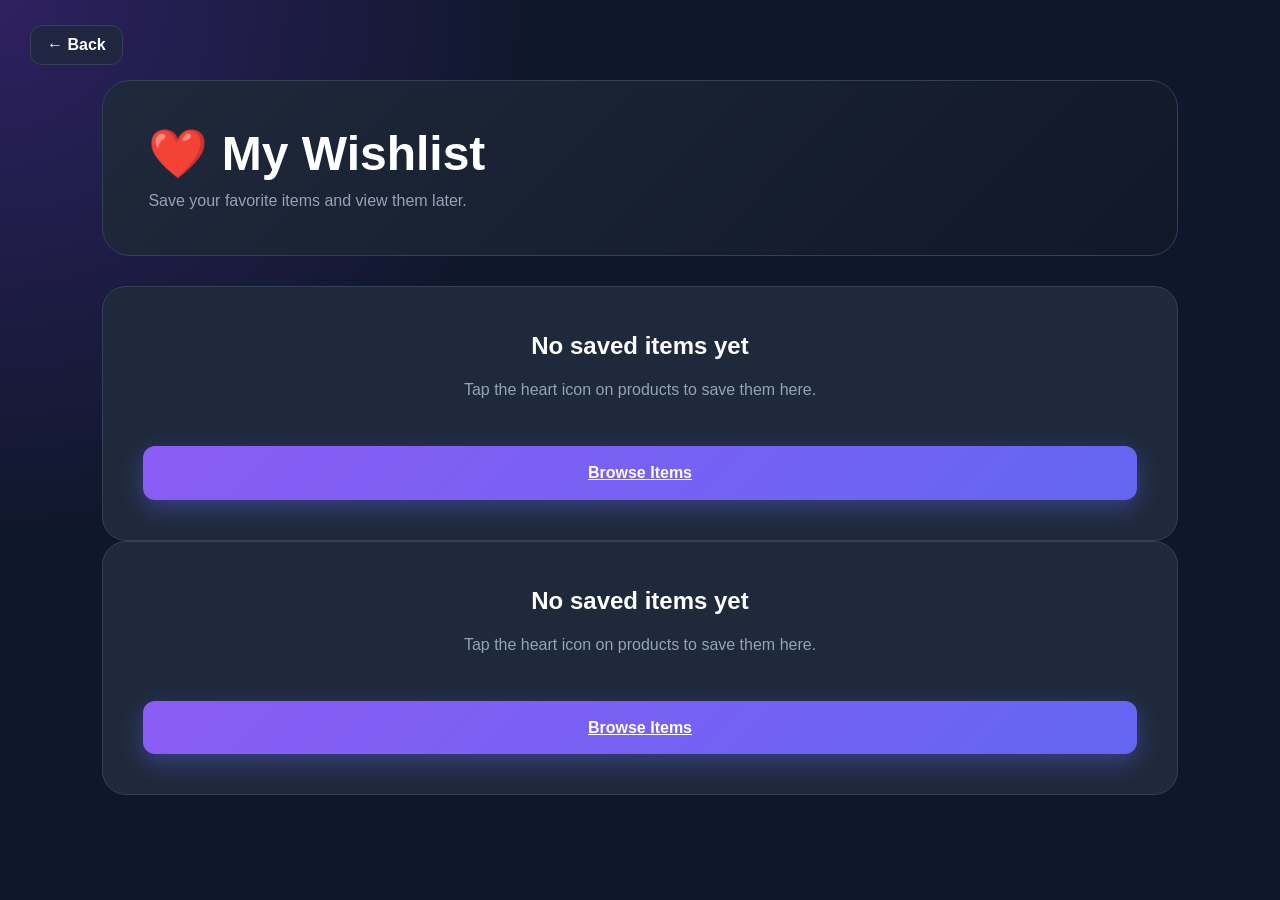
<file: wishlist.html>
<!DOCTYPE html>
<html>
<head>
  <title>Wishlist | UniMart</title>
  <link rel="stylesheet" href="g.css">
</head>
<body>

<div class="page-shell">
  <a href="profile.html" class="back-home">← Back</a>

  <div class="page-hero">
    <h1>❤️ My Wishlist</h1>
    <p>Save your favorite items and view them later.</p>
  </div>

  <div class="empty-box">
    <h2>No saved items yet</h2>
    <p>Tap the heart icon on products to save them here.</p>
    <a href="index.html" class="auth-btn">Browse Items</a>
  </div>
  <div id="wishlistList"></div>
</div>
<script src="marketplace.js"></script>
</body>
</html>
</file>
<file: g.css>
*{
  font-family: 'Poppins', sans-serif;
}

:root {
  --bg: #0f172a;
  --card: #1e293b;
  --card-light: #273449;
  --text: #f8fafc;
  --muted: #94a3b8;
  --primary: #4f46e5;
  --secondary: #7c3aed;
  --success: #22c55e;
  --warning: #f97316;
  --border: #334155;
  --white: #ffffff;
}

* {
  margin: 0;
  padding: 0;
  box-sizing: border-box;
  font-family: "Segoe UI", sans-serif;
}

body {
  background: var(--bg);
  color: var(--text);
}

/* NAVBAR */

.navbar {
  display: flex;
  justify-content: space-between;
  align-items: center;
  padding: 18px 8%;
  background: rgba(15, 23, 42, 0.9);
  backdrop-filter: blur(12px);
  border-bottom: 1px solid var(--border);
  position: sticky;
  top: 0;
  z-index: 1000;
}

.logo {
  font-size: 1.7rem;
  font-weight: 800;
  color: var(--white);
}

.logo i {
  color: var(--secondary);
  margin-right: 8px;
}

nav a {
  text-decoration: none;
  color: var(--muted);
  margin-left: 24px;
  font-weight: 600;
}

nav a:hover {
  color: var(--white);
}

.login-btn {
  background: linear-gradient(135deg, var(--primary), var(--secondary));
  padding: 10px 18px;
  border-radius: 12px;
  color: white !important;
}

/* HERO */

.hero {
  min-height: 85vh;
  display: flex;
  align-items: center;
  justify-content: space-between;
  gap: 60px;
  padding: 80px 8%;
  background:
    radial-gradient(circle at top left, rgba(124, 58, 237, 0.35), transparent 35%),
    radial-gradient(circle at bottom right, rgba(79, 70, 229, 0.35), transparent 35%);
}

.hero-content {
  max-width: 650px;
}

.tag {
  display: inline-block;
  background: rgba(124, 58, 237, 0.18);
  color: #c4b5fd;
  border: 1px solid rgba(196, 181, 253, 0.3);
  padding: 10px 18px;
  border-radius: 999px;
  font-weight: 700;
  margin-bottom: 22px;
}

.hero-content h1 {
  font-size: 4.2rem;
  line-height: 1.05;
  margin-bottom: 24px;
}

.hero-content p {
  color: var(--muted);
  font-size: 1.15rem;
  line-height: 1.7;
  margin-bottom: 32px;
}

.hero-buttons {
  display: flex;
  gap: 20px;
  margin-top:25px;
}

.primary-btn,
.secondary-btn {
  text-decoration: none;
  padding: 14px 24px;
  border-radius: 14px;
  font-weight: 800;
}

.primary-btn {
  color: white;
  background: linear-gradient(135deg, var(--primary), var(--secondary));
  box-shadow: 0 18px 45px rgba(124, 58, 237, 0.35);
}

.secondary-btn {
  color: var(--text);
  border: 1px solid var(--border);
  background: rgba(30, 41, 59, 0.8);
}

/* HERO CARDS */

.hero-card {
  width: 360px;
  display: grid;
  gap: 18px;
}

.deal-card {
  background: linear-gradient(145deg, var(--card), #111827);
  border: 1px solid var(--border);
  border-radius: 26px;
  padding: 26px;
  box-shadow: 0 25px 70px rgba(0, 0, 0, 0.35);
}

.deal-card.big {
  min-height: 220px;
}

.deal-card h3 {
  font-size: 1.4rem;
  margin: 18px 0 8px;
}

.deal-card p {
  color: var(--muted);
}

.deal-card h2 {
  color: #c4b5fd;
  margin-top: 18px;
  font-size: 2rem;
}

.badge,
.label {
  display: inline-block;
  background: rgba(34, 197, 94, 0.15);
  color: #86efac;
  padding: 7px 12px;
  border-radius: 999px;
  font-size: 0.8rem;
  font-weight: 800;
}

.deal-card.small {
  min-height: 120px;
}

.deal-card.dark {
  background: linear-gradient(145deg, #312e81, #1e1b4b);
}

/* STATS */

.stats {
  display: grid;
  grid-template-columns: repeat(4, 1fr);
  gap: 22px;
  padding: 30px 8% 70px;
}

.stats div {
  background: var(--card);
  border: 1px solid var(--border);
  padding: 28px;
  border-radius: 22px;
  text-align: center;
}

.stats h2 {
  font-size: 2rem;
  color: #c4b5fd;
}

.stats p {
  color: var(--muted);
  margin-top: 8px;
}

/* SEARCH */

.search-section {
  padding: 40px 8%;
}

.search-section h2,
.section-heading h2 {
  font-size: 2.2rem;
}

.search-section p,
.section-heading p {
  color: var(--muted);
  margin-top: 8px;
}

.filters {
  margin-top: 24px;
  display: flex;
  gap: 14px;
  flex-wrap: wrap;
}

.search-box {
  flex: 1;
  min-width: 260px;
  background: var(--card);
  border: 1px solid var(--border);
  border-radius: 16px;
  padding: 0 16px;
  display: flex;
  align-items: center;
  gap: 10px;
}

.search-box input,
.filters select {
  background: var(--card);
  color: var(--text);
  border: 1px solid var(--border);
  outline: none;
  padding: 15px;
  border-radius: 16px;
}

.search-box input {
  border: none;
  width: 100%;
}

.filters select {
  min-width: 190px;
}

/* CATEGORY CHIPS */

.category-chips {
  padding: 10px 8% 40px;
  display: flex;
  gap: 14px;
  flex-wrap: wrap;
}

.category-chips span {
  background: var(--card);
  border: 1px solid var(--border);
  padding: 12px 18px;
  border-radius: 999px;
  color: var(--text);
  font-weight: 700;
}

/* SECTIONS */

.section-heading {
  padding: 20px 8%;
}

/* ITEMS */

.items-grid {
  padding: 30px 8% 70px;
  columns: 3 280px;
  column-gap: 24px;
}

.item-card {
  break-inside: avoid;
  background: var(--card);
  border: 1px solid var(--border);
  border-radius: 24px;
  overflow: hidden;
  margin-bottom: 24px;
  transition: 0.3s;
}

.item-card:hover {
  transform: translateY(-12px) rotateX(5deg) rotateY(5deg);
  box-shadow: 0 30px 60px rgba(124,58,237,.4);
}

.image-box {
  height: 230px;
  font-size: 4.5rem;
  display: flex;
  align-items: center;
  justify-content: center;
  position: relative;
}

.item-card.tall .image-box {
  height: 320px;
}

.academic {
  background: linear-gradient(135deg, #2563eb, #7c3aed);
}

.electronics {
  background: linear-gradient(135deg, #06b6d4, #4f46e5);
}

.transport {
  background: linear-gradient(135deg, #22c55e, #2563eb);
}

.hostel {
  background: linear-gradient(135deg, #f97316, #7c3aed);
}

.fashion {
  background: linear-gradient(135deg, #ec4899, #7c3aed);
}

.label {
  position: absolute;
  top: 14px;
  left: 14px;
}

.label.urgent {
  background: rgba(249, 115, 22, 0.18);
  color: #fed7aa;
}

.item-info {
  padding: 22px;
}

.item-info h3 {
  font-size: 1.25rem;
  margin-bottom: 8px;
}

.item-info p {
  color: var(--muted);
}

.price-row,
.seller-row {
  display: flex;
  justify-content: space-between;
  align-items: center;
  margin-top: 16px;
}

.price-row h2 {
  color: #c4b5fd;
}

.price-row span {
  background: rgba(34, 197, 94, 0.14);
  color: #86efac;
  padding: 7px 11px;
  border-radius: 999px;
  font-size: 0.8rem;
  font-weight: 800;
}

.seller-row button {
  width: 38px;
  height: 38px;
  border: none;
  border-radius: 50%;
  background: var(--card-light);
  color: white;
  cursor: pointer;
}

.view-btn {
  display: block;
  text-align: center;
  margin-top: 18px;
  padding: 13px;
  border-radius: 14px;
  text-decoration: none;
  color: white;
  font-weight: 800;
  background: linear-gradient(135deg, var(--primary), var(--secondary));
}

/* TRUST */

.trust-section {
  padding: 60px 8%;
  display: grid;
  grid-template-columns: repeat(3, 1fr);
  gap: 24px;
}

.trust-section div {
  background: var(--card);
  border: 1px solid var(--border);
  padding: 30px;
  border-radius: 24px;
}

.trust-section i {
  font-size: 2rem;
  color: #c4b5fd;
  margin-bottom: 18px;
}

.trust-section p {
  color: var(--muted);
  margin-top: 8px;
  line-height: 1.6;
}

/* FOOTER */

footer {
  text-align: center;
  padding: 55px 8%;
  background: #020617;
  border-top: 1px solid var(--border);
}

.footer-logo {
  font-size: 1.7rem;
  font-weight: 800;
  margin-bottom: 12px;
}

footer p {
  color: var(--muted);
}

.copyright {
  margin-top: 20px;
  font-size: 0.9rem;
}

/* RESPONSIVE */

@media (max-width: 900px) {
  .hero {
    flex-direction: column;
    text-align: center;
  }

  .hero-content h1 {
    font-size: 5rem;
    font-weight: 900;
    line-height: 1;
    margin-bottom: 25px;
    background: linear-gradient(135deg,#4F46E5,#7C3AED,#22C55E);
-webkit-background-clip:text;
-webkit-text-fill-color:transparent;
}
  

  .hero-buttons {
    justify-content: center;
  }

  .hero-card {
    width: 100%;
  }

  .stats,
  .trust-section {
    grid-template-columns: 1fr 1fr;
  }

  nav {
    display: none;
  }
}

@media (max-width: 600px) {
  .hero-content h1 {
    font-size: 2.4rem;
  }

  .stats,
  .trust-section {
    grid-template-columns: 1fr;
  }

  .filters {
    flex-direction: column;
  }

  .filters select {
    width: 100%;
  }
}
.compact-hero {
  height: 100vh;
  padding: 55px 8%;

  background:
    linear-gradient(rgba(15,23,42,0.55), rgba(15,23,42,0.65)),
    url("images/hero.png.jpg") !important;

  background-size: cover !important;
  background-position: center !important;
}

.compact-hero .hero-content h1 {
  font-size: 4rem;
}

.compact-hero .hero-card {
  transform: scale(0.9);
}
.quick-categories {
  padding: 20px 8% 50px;
  display: grid;
  grid-template-columns: repeat(6, 1fr);
  gap: 18px;
}

.cat-card {
  background: linear-gradient(145deg, #1e293b, #111827);
  border: 1px solid #334155;
  border-radius: 22px;
  padding: 25px 15px;
  text-align: center;
  font-size: 2rem;
  transition: 0.3s;
  cursor: pointer;
}

.cat-card span {
  display: block;
  margin-top: 10px;
  font-size: 0.95rem;
  font-weight: 700;
}

.cat-card:hover {
  transform: translateY(-10px) scale(1.04);
  box-shadow: 0 25px 45px rgba(124, 58, 237, 0.35);
}
/* FIX HERO LAYOUT */
.hero {
  min-height: auto !important;
  padding: 55px 8% !important;
  display: block !important;
}

.hero-content {
  max-width: 750px;
}

.hero-content h1 {
  font-size: 3.8rem !important;
  line-height: 1.1;
}

.hero-card {
  display: none !important;
}

/* FIX CATEGORY POSITION */
.quick-categories {
  padding: 20px 8% 35px !important;
  display: grid !important;
  grid-template-columns: repeat(6, 1fr);
  gap: 18px;
}

.cat-card {
  min-height: 130px;
}
/* REGISTER / LOGIN PAGE */

.auth-page {
  min-height: 100vh;
  padding: 60px 8%;
  display: grid;
  grid-template-columns: 1fr 450px;
  gap: 60px;
  align-items: center;
  background:
    radial-gradient(circle at top left, rgba(124,58,237,0.35), transparent 35%),
    radial-gradient(circle at bottom right, rgba(79,70,229,0.25), transparent 35%),
    #0f172a;
}

.auth-left h1 {
  font-size: 4.5rem;
  line-height: 1;
  background: linear-gradient(135deg,#ffffff,#a78bfa,#22c55e);
  -webkit-background-clip: text;
  -webkit-text-fill-color: transparent;
}

.auth-left p {
  margin-top: 25px;
  color: #94a3b8;
  font-size: 1.15rem;
  line-height: 1.8;
  max-width: 600px;
}

.auth-points {
  margin-top: 35px;
  display: grid;
  gap: 18px;
}

.auth-points span {
  background: rgba(30,41,59,0.75);
  border: 1px solid #334155;
  padding: 16px 20px;
  border-radius: 18px;
  color: #f8fafc;
  font-weight: 700;
}

.auth-points i {
  color: #a78bfa;
  margin-right: 10px;
}

.auth-card {
  background: rgba(30,41,59,0.9);
  border: 1px solid #334155;
  border-radius: 28px;
  padding: 35px;
  box-shadow: 0 30px 80px rgba(0,0,0,0.45);
}

.auth-card h2 {
  font-size: 2rem;
}

.auth-subtitle {
  color: #94a3b8;
  margin: 8px 0 25px;
}

.input-group {
  display: flex;
  align-items: center;
  gap: 12px;
  background: #0f172a;
  border: 1px solid #334155;
  padding: 14px 16px;
  border-radius: 16px;
  margin-bottom: 16px;
}

.input-group i {
  color: #a78bfa;
}

.input-group input,
.input-group select {
  width: 100%;
  background: transparent;
  border: none;
  outline: none;
  color: white;
  font-size: 0.95rem;
}

.input-group select option {
  background: #0f172a;
}

.form-row {
  display: grid;
  grid-template-columns: 1fr 1fr;
  gap: 14px;
}

.auth-btn {
  width: 100%;
  padding: 12px 24px;
  border: none;
  border-radius: 16px;
  background: linear-gradient(135deg,#4f46e5,#7c3aed);
  color: white;
  font-size: 1rem;
  font-weight: 800;
  cursor: pointer;
  box-shadow: 0 15px 40px rgba(124,58,237,0.35);
}

.switch-auth {
  text-align: center;
  margin-top: 18px;
  color: #94a3b8;
}

.switch-auth a {
  color: #a78bfa;
  text-decoration: none;
  font-weight: 800;
}

@media(max-width: 900px) {
  .auth-page {
    grid-template-columns: 1fr;
  }

  .auth-left h1 {
    font-size: 3rem;
  }

  .form-row {
    grid-template-columns: 1fr;
  }
}
.back-home{
    position:absolute;
    top:25px;
    left:30px;
    color:white;
    text-decoration:none;
    font-weight:700;
    padding:10px 16px;
    border:1px solid #334155;
    border-radius:12px;
    background:rgba(30,41,59,.8);
}

.back-home:hover{
    background:#334155;
}
/* PROFILE PAGE FIX */

.profile-container {
  min-height: 100vh;
  padding: 60px 8%;
  background: #0f172a;
  color: white;
}

.profile-header {
  display: flex;
  align-items: center;
  gap: 25px;
  background: #1e293b;
  padding: 30px;
  border-radius: 24px;
  margin-bottom: 30px;
}

.avatar {
  width: 110px;
  height: 110px;
  background: linear-gradient(135deg, #4f46e5, #7c3aed);
  border-radius: 50%;
  display: flex;
  align-items: center;
  justify-content: center;
  font-size: 3.5rem;
}

.profile-stats {
  display: grid;
  grid-template-columns: repeat(4, 1fr);
  gap: 20px;
  margin: 30px 0;
}

.stat-card {
  background: #1e293b;
  padding: 25px;
  border-radius: 20px;
  text-align: center;
  border: 1px solid #334155;
}

.stat-card h3 {
  font-size: 1.8rem;
  margin: 8px 0;
}

.profile-menu {
  display: grid;
  grid-template-columns: repeat(3, 1fr);
  gap: 18px;
}

.menu-card {
  background: #1e293b;
  padding: 25px;
  border-radius: 20px;
  font-weight: 700;
  border: 1px solid #334155;
}

.logout {
  background: #7f1d1d;
}

@media(max-width: 700px) {
  .profile-stats,
  .profile-menu {
    grid-template-columns: 1fr;
  }
}
.profile-menu a {
  color: white;
  text-decoration: none;
}

.profile-menu button {
  color: white;
  border: none;
  text-align: left;
  font-size: 1rem;
  cursor: pointer;
}
.page-shell {
  min-height: 100vh;
  padding: 80px 8%;
  background:
    radial-gradient(circle at top left, rgba(124,58,237,.28), transparent 35%),
    #0f172a;
  color: white;
}

.page-hero {
  background: linear-gradient(135deg, #1e293b, #111827);
  border: 1px solid #334155;
  border-radius: 28px;
  padding: 45px;
  margin-bottom: 30px;
}

.page-hero h1 {
  font-size: 3rem;
}

.page-hero p {
  color: #94a3b8;
  margin-top: 10px;
}

.empty-box {
  background: #1e293b;
  border: 1px solid #334155;
  border-radius: 24px;
  padding: 40px;
  text-align: center;
}

.empty-box p {
  color: #94a3b8;
  margin: 12px 0 25px;
}

.order-steps,
.dashboard-grid {
  display: grid;
  grid-template-columns: repeat(4,1fr);
  gap: 18px;
  margin-bottom: 30px;
}

.order-steps div,
.dash-card {
  background: #1e293b;
  border: 1px solid #334155;
  border-radius: 20px;
  padding: 25px;
  text-align: center;
  font-weight: 800;
}

.dash-card h2 {
  margin-top: 12px;
  color: #a78bfa;
}

@media(max-width: 800px) {
  .order-steps,
  .dashboard-grid {
    grid-template-columns: 1fr;
  }
}
.textarea-box {
  align-items: flex-start;
}

.textarea-box textarea {
  width: 100%;
  min-height: 110px;
  resize: none;
  background: transparent;
  border: none;
  outline: none;
  color: white;
  font-size: 0.95rem;
}

.check-row {
  display: block;
  color: #cbd5e1;
  margin: 14px 0;
  font-weight: 600;
}

.check-row input {
  margin-right: 8px;
}
.details-page {
  min-height: 85vh;
  padding: 90px 8% 40px;
  display: grid;
  grid-template-columns: 1fr 1fr;
  gap: 40px;
  background: #0f172a;
  color: white;
}

.details-image {
  min-height: 520px;
  background: linear-gradient(135deg, #06b6d4, #4f46e5);
  border-radius: 32px;
  display: flex;
  align-items: center;
  justify-content: center;
  font-size: 9rem;
  position: relative;
}

.status-badge {
  position: absolute;
  top: 25px;
  left: 25px;
  background: #22c55e;
  color: white;
  padding: 10px 18px;
  border-radius: 999px;
  font-weight: 800;
}

.details-info {
  background: #1e293b;
  border: 1px solid #334155;
  border-radius: 32px;
  padding: 35px;
}

.details-info h1 {
  font-size: 2.7rem;
}

.muted {
  color: #94a3b8;
}

.details-price {
  font-size: 2.6rem;
  color: #a78bfa;
  margin: 22px 0;
}

.details-tags {
  display: flex;
  flex-wrap: wrap;
  gap: 12px;
  margin-bottom: 22px;
}

.details-tags span {
  background: #0f172a;
  border: 1px solid #334155;
  padding: 10px 14px;
  border-radius: 999px;
  font-weight: 700;
}

.description {
  color: #cbd5e1;
  line-height: 1.7;
  margin-bottom: 25px;
}

.details-actions {
  display: grid;
  grid-template-columns: 1fr 1fr;
  gap: 14px;
}

.details-actions button {
  padding: 14px;
  border: none;
  border-radius: 16px;
  background: linear-gradient(135deg, #4f46e5, #7c3aed);
  color: white;
  font-weight: 800;
  cursor: pointer;
}

.seller-box {
  margin-top: 25px;
  background: #0f172a;
  border: 1px solid #334155;
  border-radius: 22px;
  padding: 22px;
}

.seller-box h3 {
  margin-bottom: 12px;
}

.seller-box p {
  margin: 8px 0;
}

@media(max-width: 850px) {
  .details-page {
    grid-template-columns: 1fr;
  }
}
.cat-card{
  text-decoration:none;
  color:white;
}
/* FIX HUGE AVAILABLE BADGE */
.details-image .status-badge {
  position: absolute !important;
  top: 22px !important;
  left: 22px !important;

  display: inline-block !important;
  width: auto !important;
  height: auto !important;

  font-size: 14px !important;
  line-height: 1 !important;
  font-weight: 800 !important;

  padding: 9px 14px !important;
  border-radius: 999px !important;

  background: #22c55e !important;
  color: white !important;
}
.buy-now-btn {
  grid-column: span 2;
  text-align: center;
  padding: 16px;
  border-radius: 16px;
  background: linear-gradient(135deg, #22c55e, #16a34a);
  color: white;
  text-decoration: none;
  font-weight: 900;
}
.request-card {
  background: #1e293b;
  border: 1px solid #334155;
  border-radius: 24px;
  padding: 28px;
  margin-bottom: 22px;
  display: flex;
  justify-content: space-between;
  gap: 20px;
  color: white;
}

.request-card p {
  color: #94a3b8;
  margin-top: 8px;
}

.request-actions {
  display: flex;
  align-items: center;
  gap: 12px;
}

.accept-btn,
.reject-btn {
  border: none;
  padding: 12px 20px;
  border-radius: 14px;
  color: white;
  font-weight: 800;
  cursor: pointer;
}

.accept-btn {
  background: #22c55e;
}

.reject-btn {
  background: #dc2626;
}
.item-img {
  width: 100%;
  height: 100%;
  object-fit: cover;
}
/* FIX EMPTY BOX BUTTON POSITION */
.empty-box .auth-btn {
  display: inline-block;
  margin-top: 18px;
  padding: 14px 24px;
}

.empty-box {
  line-height: 1.6;
}
/* MOBILE FIX */
@media (max-width: 768px) {
  body {
    overflow-x: hidden;
  }

  .navbar {
    padding: 14px 20px;
  }

  .navbar nav {
    display: none;
  }

  .hero {
    width: 100%;
    min-height: auto !important;
    padding: 45px 20px !important;
    display: block !important;
    text-align: center;
  }

  .hero-content {
    max-width: 100%;
  }

  .hero-content h1 {
    font-size: 3rem !important;
    line-height: 1.1;
  }

  .hero-content p {
    font-size: 1rem;
  }

  .hero-buttons {
    justify-content: center;
  }

  .quick-categories {
    padding: 25px 20px !important;
    grid-template-columns: repeat(2, 1fr) !important;
  }

  .cat-card {
    min-height: 110px;
    font-size: 1.6rem;
  }

  .stats {
    grid-template-columns: 1fr !important;
    padding: 25px 20px !important;
  }

  .search-section {
    padding: 35px 20px !important;
    text-align: center;
  }

  .filters {
    flex-direction: column;
  }

  .filters select,
  .search-box {
    width: 100%;
  }

  .items-grid {
    columns: 1 !important;
    padding: 25px 20px !important;
  }

  .trust-section {
    grid-template-columns: 1fr !important;
    padding: 35px 20px !important;
  }
}
/* PREMIUM UI UPGRADE */

body{
  background: linear-gradient(
    135deg,
    #0f172a,
    #1e293b,
    #312e81
  );
}

.item-card,
.auth-card,
.dash-card,
.request-card,
.cat-card{
  background: rgba(255,255,255,0.08);
  backdrop-filter: blur(15px);
  border: 1px solid rgba(255,255,255,0.1);
  border-radius: 20px;
}

.item-card:hover,
.dash-card:hover,
.cat-card:hover{
  transform: translateY(-8px);
  transition: 0.3s;
}

.auth-btn{
  background: linear-gradient(
    135deg,
    #8b5cf6,
    #6366f1
  );
  border-radius: 12px;
  box-shadow: 0 8px 25px rgba(99,102,241,.4);
}
.item-card,
.cat-card,
.dash-card,
.auth-card,
.auth-btn{
  transition: all 0.3s ease;
}
.navbar{
  backdrop-filter: blur(15px);
  background: rgba(15,23,42,0.8);
  border-bottom: 1px solid rgba(255,255,255,0.1);
  position: sticky;
  top: 0;
  z-index: 1000;
}
.hero h1{
  font-size: 4rem;
  line-height: 1.1;
  font-weight: 700;
}

.hero p{
  font-size: 1.15rem;
  opacity: 0.9;
}
.hero {
  display: flex;
  align-items: center;
  justify-content: space-between;
  gap: 50px;
}

.hero-image img {
  width: 350px;
  animation: float 3s ease-in-out infinite;
}

@keyframes float {
  0% { transform: translateY(0); }
  50% { transform: translateY(-12px); }
  100% { transform: translateY(0); }
}
.hero-right{
  display:flex;
  flex-direction:column;
  gap:20px;
}

.floating-card{
  background:rgba(255,255,255,0.1);
  padding:20px;
  border-radius:15px;
  backdrop-filter:blur(10px);
}
.hero-image img{
  width: 300px;
  max-width: 100%;
  border-radius: 15px;
  object-fit: cover;
  box-shadow: 0 8px 20px rgba(0,0,0,0.2);
}
.hero-compact-hero{
    display:flex;
    align-items:center;
    justify-content:space-between;
    gap:40px;
}

.hero-image img{
    width:300px;
    border-radius:15px;
}
.hero{
  display:flex !important;
  align-items:center;
  justify-content:space-between;
  gap:40px;
}

.hero-content{
  flex:1;
}

.hero-image{
  flex:1;
  display:flex;
  justify-content:center;
}

.hero-image img{
  width:320px;
  height:220px;
  object-fit:cover;
  border-radius:20px;
}
.hero {
  position: relative;
  overflow: hidden;
  background:
    linear-gradient(rgba(15, 23, 42, 0.78), rgba(15, 23, 42, 0.9)),
    url("hero.jpg");
  background-size: cover;
  background-position: center;
  border-radius: 0 0 35px 35px;
}

.hero-image {
  display: none;
}

.hero-content {
  position: relative;
  z-index: 2;
  max-width: 650px;
}

.hero h1 {
  color: white;
  text-shadow: 0 4px 20px rgba(0,0,0,0.4);
}
.hero {
  position: relative;
  overflow: hidden;

  background:
    linear-gradient(
      rgba(15,23,42,0.65),
      rgba(15,23,42,0.75)
    ),
    url("images/hero.jpg");

  background-size: cover;
  background-position: center;
  background-repeat: no-repeat;

  min-height: 600px;

  display: flex;
  align-items: center;
}
/* FIX SEARCH EMPTY RESULT BOX */
.items-grid .empty-box {
  grid-column: 1 / -1;
  width: 100%;
  min-height: 180px;
  padding: 40px;
  text-align: center;

  display: flex;
  flex-direction: column;
  align-items: center;
  justify-content: center;

  border-radius: 24px;
}
/* CLEAN NO ITEMS FOUND BOX */
.items-grid .empty-box {
  grid-column: 1 / -1 !important;
  width: 100% !important;
  max-width: 100% !important;

  min-height: 170px;
  padding: 35px 25px;

  display: flex !important;
  flex-direction: column !important;
  align-items: center !important;
  justify-content: center !important;
  gap: 10px;

  text-align: center;
  border-radius: 24px;
  background: rgba(255,255,255,0.08);
  border: 1px solid rgba(255,255,255,0.12);
}

.items-grid .empty-box h2,
.items-grid .empty-box p {
  width: 100%;
  margin: 0;
}
/* FINAL FIX FOR NO ITEMS FOUND */
.items-grid:has(.empty-box) {
  display: block !important;
  columns: unset !important;
}

.items-grid .empty-box {
  width: 100% !important;
  max-width: 900px !important;
  margin: 30px auto !important;
  min-height: 180px !important;

  display: flex !important;
  flex-direction: column !important;
  align-items: center !important;
  justify-content: center !important;

  text-align: center !important;
  border-radius: 24px !important;
}
</file>
